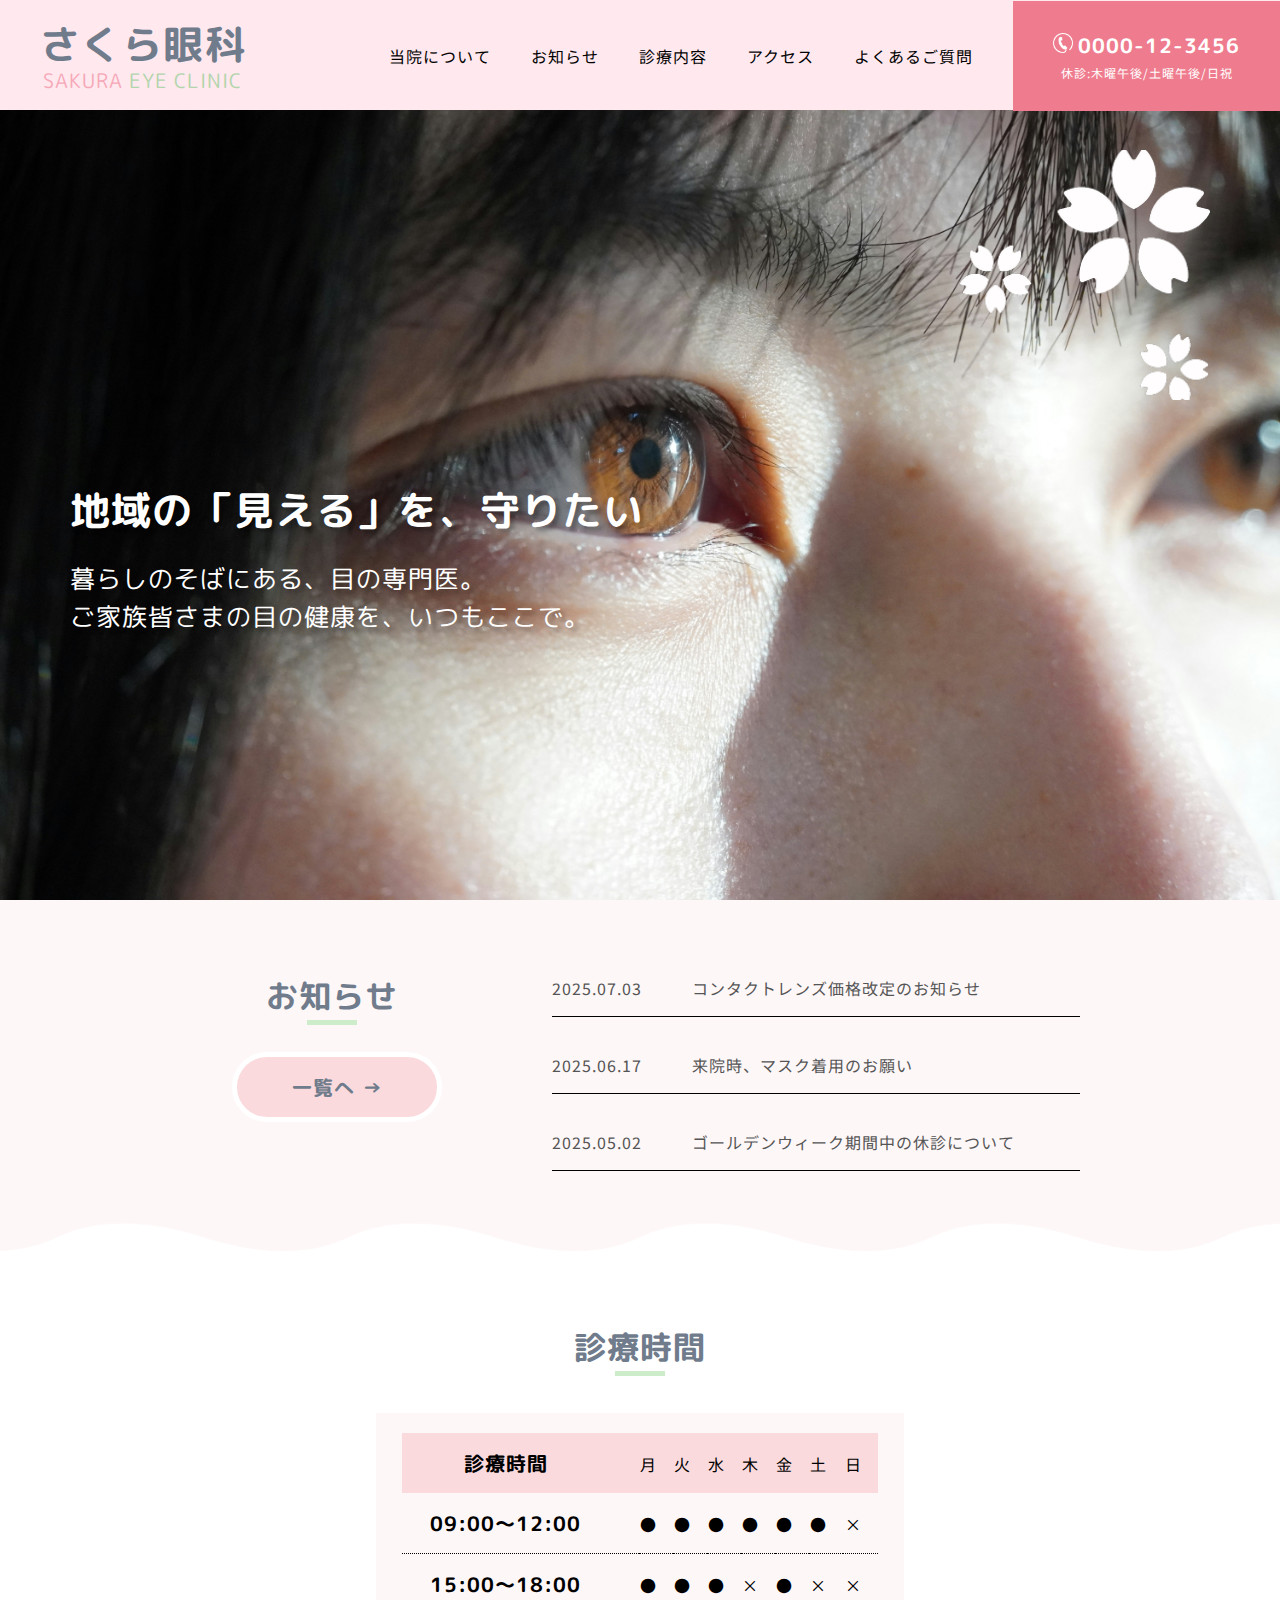
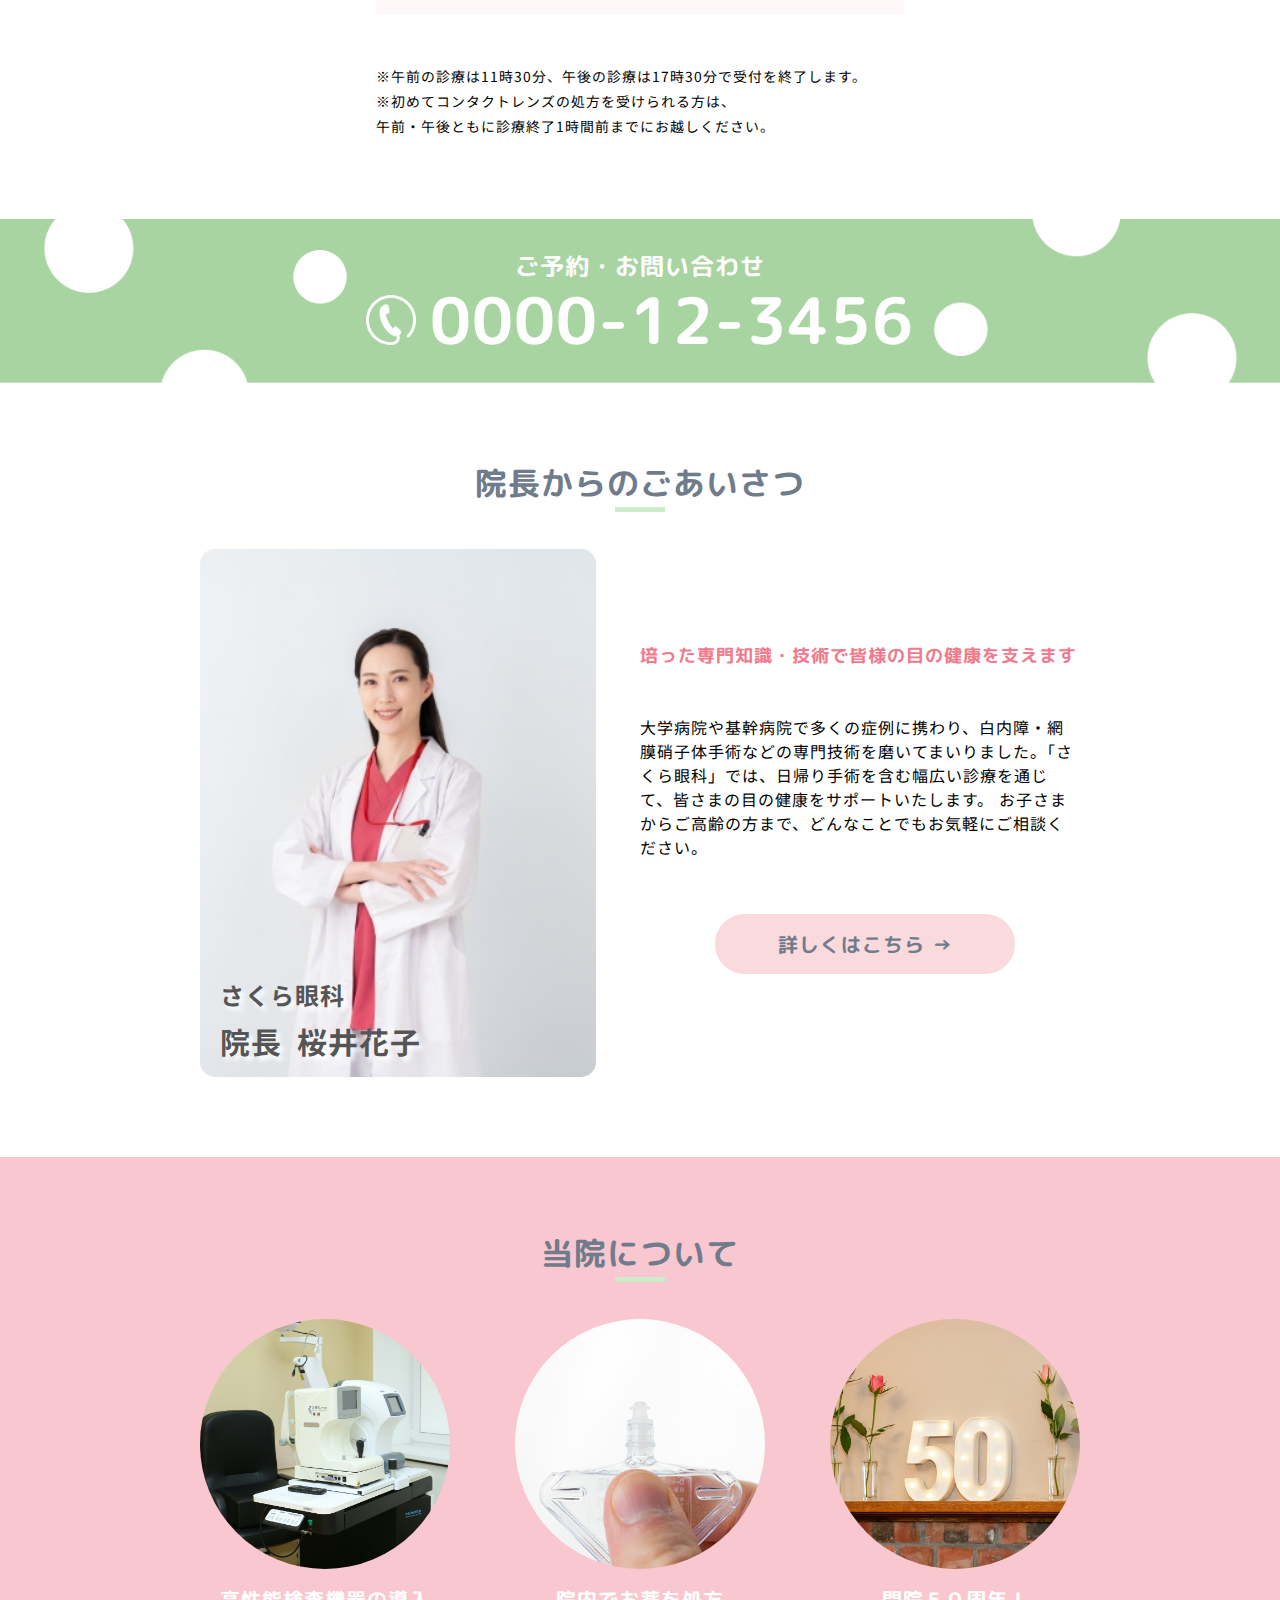
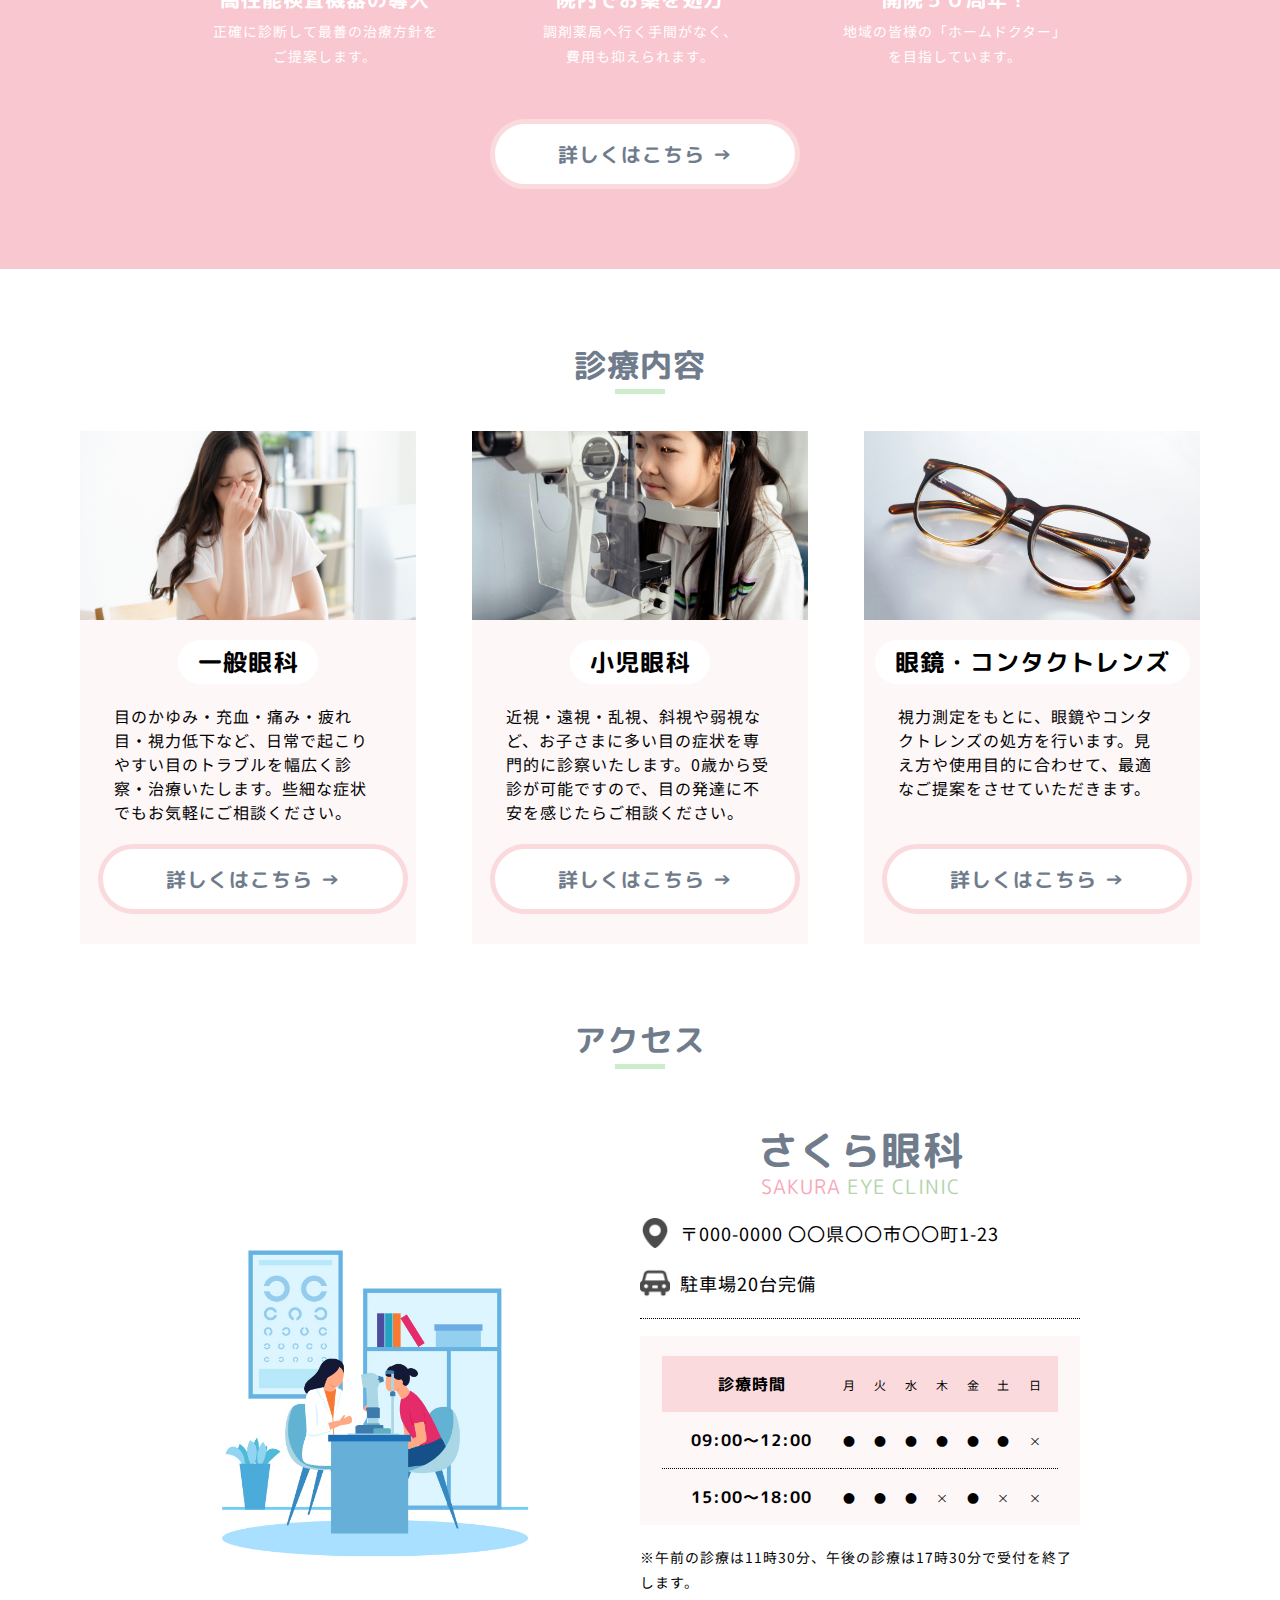
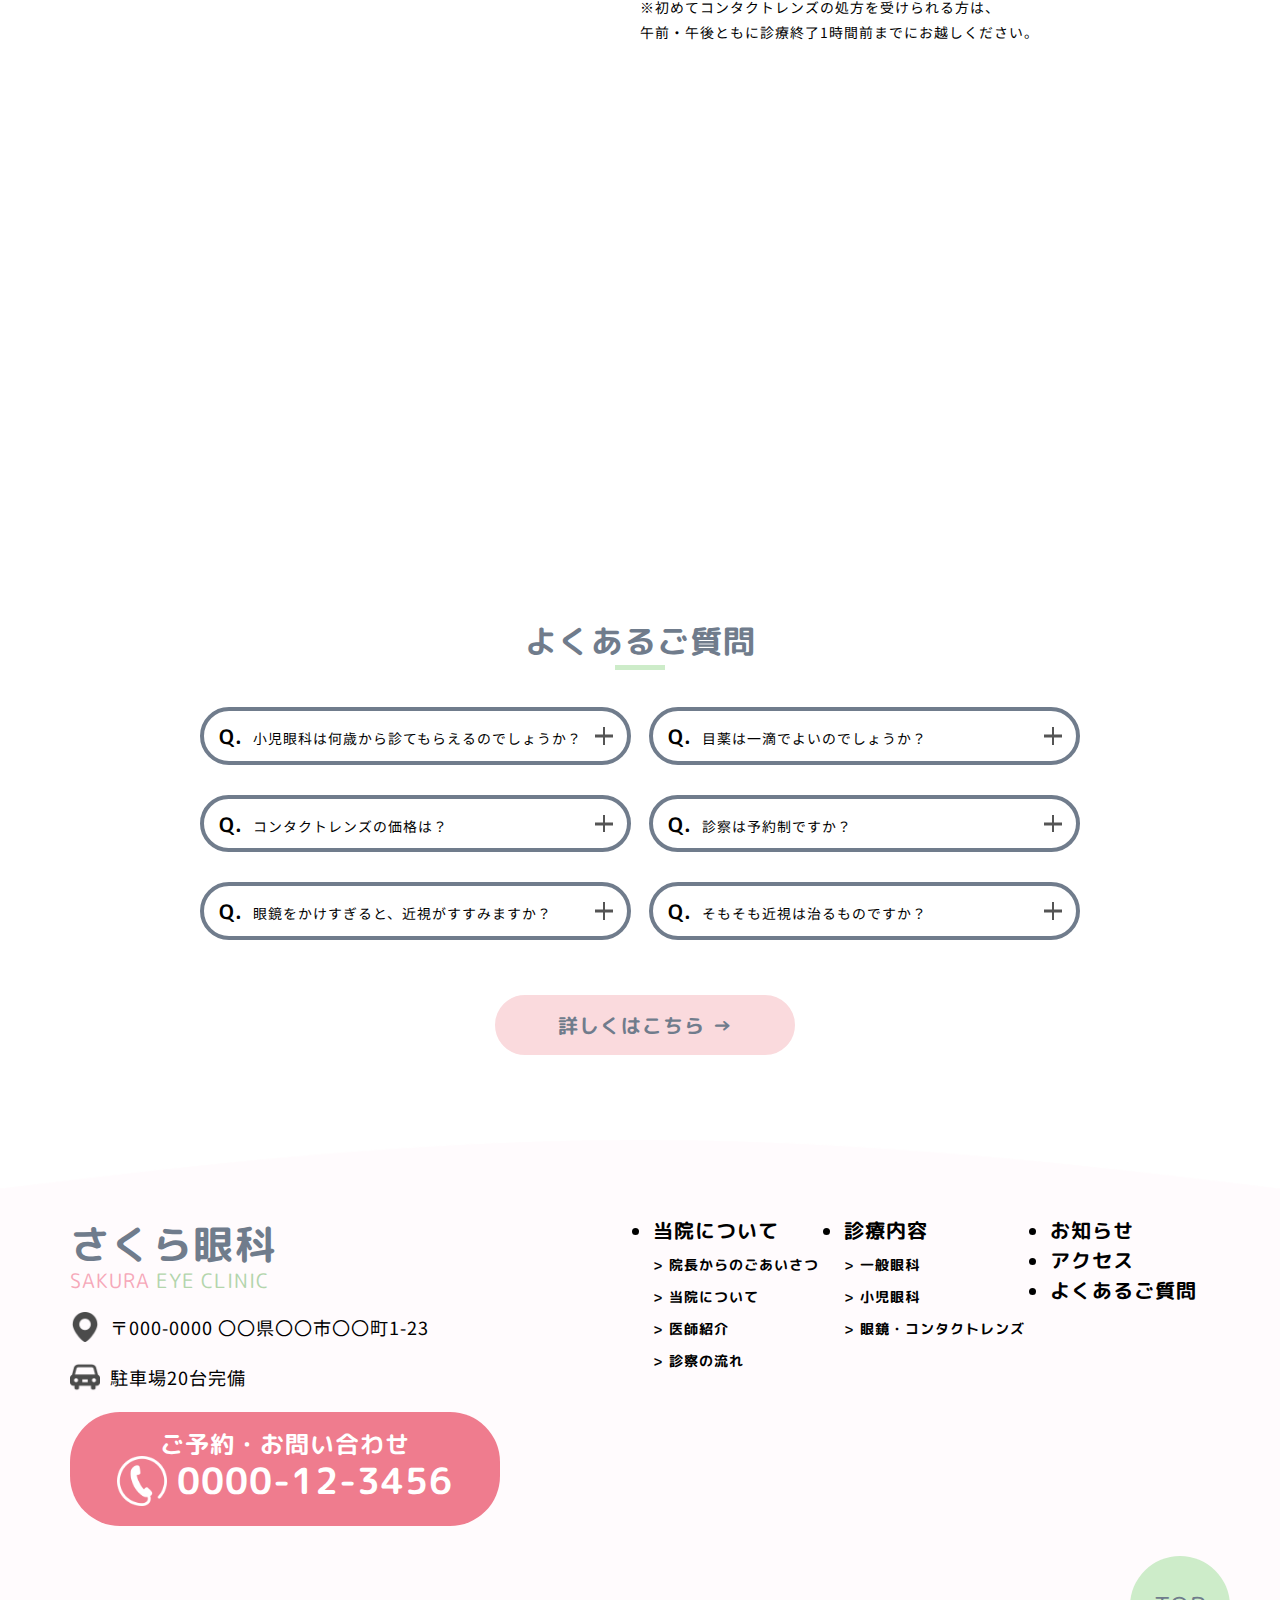
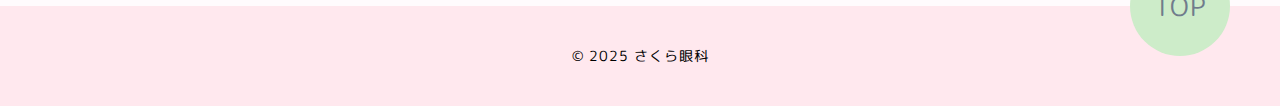
<file: index.html>
<!DOCTYPE html>
<html>
  <head>
    <meta charset="UTF-8" />
    <title>-HP①-</title>
    <meta name="description" content="WithCodeのHP①の課題です。" />
    <meta name="keywords" content="IT,プログラミング,フリーランス,副業" />
    <meta name="viewport" content="width=device-width, initial-scale=1.0" />
    <!-- OGP -->
    <meta property="og:url" content="本番環境URL" />
    <meta property="og:type" content="website" />
    <meta property="og:title" content="WithCode -HP①-" />
    <meta property="og:description" content="WithCodeのHP①の課題です。" />
    <meta property="og:site_name" content="HP①" />
    <meta property="og:image" content="本番環境URL/img/logo.png" />
    <!-- ICON -->
    <!-- <link rel="icon" href="favicon.ico" /> -->
    <!-- <link
      rel="apple-touch-icon"
      sizes="180×180"
      href="本番環境URL/img/logo.png"
    /> -->
    <!-- CSS-外部 -->
    <link rel="preconnect" href="https://fonts.googleapis.com" />
    <link rel="preconnect" href="https://fonts.gstatic.com" crossorigin />
    <link
      href="https://fonts.googleapis.com/css2?family=M+PLUS+Rounded+1c:wght@400;700&family=Noto+Sans+JP:wght@400;700&display=swap"
      rel="stylesheet"
    />

    <link
      rel="stylesheet"
      href="https://cdnjs.cloudflare.com/ajax/libs/font-awesome/6.1.1/css/all.min.css"
    />
    <!-- CSS-内部 -->
    <link rel="stylesheet" type="text/css" href="css/reset.css" />
    <link rel="stylesheet" type="text/css" href="css/common-main.css" />
    <link rel="stylesheet" type="text/css" href="css/index.css" />
  </head>

  <body>
    <header class="header" id="header">
      <div class="header-wrap">
        <div class="header-wrap__logo">
          <a href="/">
            <p class="logo-main">さくら眼科</p>
            <p class="logo-sub"><span>SAKURA </span>EYE CLINIC</p>
          </a>
        </div>

        <div class="header-wrap__box">
          <nav class="header-wrap__box__nav">
            <ul class="header-wrap__box__nav__list">
              <li class="header-wrap__box__nav__list__item">
                <a href="about.html">当院について</a>
              </li>
              <li class="header-wrap__box__nav__list__item">
                <a href="news.html">お知らせ</a>
              </li>
              <li class="header-wrap__box__nav__list__item">
                <a href="service1.html">診療内容</a>
              </li>
              <li class="header-wrap__box__nav__list__item">
                <a href="access.html">アクセス</a>
              </li>
              <li class="header-wrap__box__nav__list__item">
                <a href="faq.html">よくあるご質問</a>
              </li>
            </ul>
          </nav>

          <a href="tel:0000123456" class="header-wrap__box__tel">
            <div class="header-wrap__box__tel__top">
              <img src="img/電話番号のアイコン.png" alt="電話アイコン" />
              <span>0000-12-3456</span>
              </div>
              <p class="tel-note">休診:木曜午後/土曜午後/日祝</p>
            </a>
            
        </div>
      </div>
    </header>

    <main>
      <!-- top -->
      <section class="top" id="top">
        <div class="top-wrap __inner">
          <div class="top-wrap__left">
            <div class="top-wrap__left__ttl">
              <h1>地域の「見える」を、守りたい</h1>
              <p>
                暮らしのそばにある、目の専門医。<br />ご家族皆さまの目の健康を、いつもここで。
              </p>
            </div>
          </div>

          <div class="top-wrap__right">
            <img src="img/桜あしらい.png" alt="桜画像" />
          </div>
        </div>
      </section>

      <!-- お知らせ -->
      <section class="news" id="news">
        <div class="news-wrap __inner2">
          <div class="news-wrap__left">
            <h2 class="s-ttl">お知らせ</h2>
            <div class="news-btn">
              <a href="news.html">一覧へ →</a>
            </div>
          </div>
          <div class="news-wrap__right">
            <ul class="news-wrap__right__list">
              <li class="news-wrap__right__list__item">
                <span>2025.07.03</span>
                <p>コンタクトレンズ価格改定のお知らせ</p>
              </li>
              <li class="news-wrap__right__list__item">
                <span>2025.06.17</span>
                <p>来院時、マスク着用のお願い</p>
              </li>
              <li class="news-wrap__right__list__item">
                <span>2025.05.02</span>
                <p>ゴールデンウィーク期間中の休診について</p>
              </li>
            </ul>
          </div>
        </div>
      </section>

      <!-- 診療時間 -->
      <section class="service" id="service">
        <div class="service-wrap __inner2">
          <h2 class="f-ttl">診療時間</h2>
          <div class="service-wrap__sche">
            <table>
              <tr>
                <th>診療時間</th>
                <td>月</td>
                <td>火</td>
                <td>水</td>
                <td>木</td>
                <td>金</td>
                <td>土</td>
                <td>日</td>
              </tr>
              <tr>
                <th>09:00～12:00</th>
                <td>●</td>
                <td>●</td>
                <td>●</td>
                <td>●</td>
                <td>●</td>
                <td>●</td>
                <td>×</td>
              </tr>
              <tr>
                <th>15:00～18:00</th>
                <td>●</td>
                <td>●</td>
                <td>●</td>
                <td>×</td>
                <td>●</td>
                <td>×</td>
                <td>×</td>
              </tr>
            </table>
          </div>
          <div class="service-wrap__txt">
            <p>
              ※午前の診療は11時30分、午後の診療は17時30分で受付を終了します。<br />※初めてコンタクトレンズの処方を受けられる方は、<br />午前・午後ともに診療終了1時間前までにお越しください。
            </p>
          </div>
        </div>
      </section>

      <!-- お問い合わせ・電話番号 -->
      <section class="tel">
        <a href="tel:0000123456">
        <p class="tel-txt">ご予約・お問い合わせ</p>
        <div class="phone-number">
          <img src="img/電話番号のアイコン.png" alt="電話アイコン" />
          <span>0000-12-3456</span>
        </div>
        </a>
      </section>

      <!-- 院長からのごあいさつ -->
      <section class="greet" id="greet">
        <h2 class="f-ttl">院長からのごあいさつ</h2>
        <div class="greet-wrap __inner2">
          <div class="greet-wrap__left">
            <div class="greet-wrap__left__image">
              <img src="img/doctor1.jpg" alt="院長画像" />
            </div>
            <div class="greet-wrap__left__txt">
              <p class="txt1">さくら眼科</p>
              <p class="txt2">院長<span>桜井花子</span></p>
            </div>
          </div>
          <div class="greet-wrap__right">
            <h3 class="greet-wrap__right__ttl">
              培った専門知識・技術で皆様の目の健康を支えます
            </h3>
            <p class="greet-wrap__right__txt">
              大学病院や基幹病院で多くの症例に携わり、白内障・網膜硝子体手術などの専門技術を磨いてまいりました。「さくら眼科」では、日帰り手術を含む幅広い診療を通じて、皆さまの目の健康をサポートいたします。
              お子さまからご高齢の方まで、どんなことでもお気軽にご相談ください。
            </p>
            <div class="greet-btn">
              <a href="about.html#greet">詳しくはこちら →</a>
            </div>
          </div>
        </div>
      </section>

      <!-- 当院について -->
      <section class="about" id="about">
        <h2 class="f-ttl">当院について</h2>
        <div class="about-wrap __inner2">
          <div class="about-wrap__con">
            <img src="img/abou1.jpg" alt="眼科紹介画像" />
            <h4>高性能検査機器の導入</h4>
            <p>正確に診断して最善の治療方針を<br />ご提案します。</p>
          </div>
          <div class="about-wrap__con">
            <img src="img/about2.jpg" alt="眼科紹介画像" />
            <h4>院内でお薬を処方</h4>
            <p>調剤薬局へ行く手間がなく、 <br />費用も抑えられます。</p>
          </div>
          <div class="about-wrap__con">
            <img src="img/about3.jpg" alt="眼科紹介画像" />
            <h4>開院５０周年！</h4>
            <p>地域の皆様の「ホームドクター」<br />を目指しています。</p>
          </div>
        </div>
        <div class="about-btn">
          <a href="about.html#about">詳しくはこちら →</a>
        </div>
      </section>

      <!-- 診療内容 -->
      <section class="service2" id="service2">
        <h2 class="f-ttl">診療内容</h2>
        <div class="service2-wrap __inner">
          <div class="service2-wrap__con">
            <img src="img/service1_m.jpg" alt="眼科紹介画像" />
            <h4>一般眼科</h4>
            <p>
              目のかゆみ・充血・痛み・疲れ目・視力低下など、日常で起こりやすい目のトラブルを幅広く診察・治療いたします。些細な症状でもお気軽にご相談ください。
            </p>
            <div class="service2-btn">
              <a href="service1.html">詳しくはこちら →</a>
            </div>
          </div>
          <div class="service2-wrap__con">
            <img src="img/about5.jpg" alt="眼科紹介画像" />
            <h4>小児眼科</h4>
            <p>
              近視・遠視・乱視、斜視や弱視など、お子さまに多い目の症状を専門的に診察いたします。0歳から受診が可能ですので、目の発達に不安を感じたらご相談ください。
            </p>
            <div class="service2-btn">
              <a href="service2.html">詳しくはこちら →</a>
            </div>
          </div>
          <div class="service2-wrap__con">
            <img src="img/service6.jpg" alt="眼科紹介画像" />
            <h4>眼鏡・コンタクトレンズ</h4>
            <p>
              視力測定をもとに、眼鏡やコンタクトレンズの処方を行います。見え方や使用目的に合わせて、最適なご提案をさせていただきます。
            </p>
            <div class="service2-btn">
              <a href="service3.html">詳しくはこちら →</a>
            </div>
          </div>
        </div>
      </section>

      <!-- アクセス -->
      <section class="access" id="access">
        <h2 class="f-ttl">アクセス</h2>
        <div class="access-wrap __inner2">
          <div class="access-wrap__left">
            <img src="img/top-access.jpg" alt="眼科イラスト" />
          </div>
          <div class="access-wrap__right">
            <div class="access-wrap__logo">
              <a href="/">
                <p class="logo-main">さくら眼科</p>
                <p class="logo-sub"><span>SAKURA </span>EYE CLINIC</p>
              </a>
            </div>
            <div class="access-wrap__right__address">
              <img
                src="img/地図マーカーのアイコン素材1.png"
                alt="地図アイコン"
              />
              <p>〒000-0000 〇〇県〇〇市〇〇町1-23</p>
            </div>
            <div class="access-wrap__right__parking">
              <img src="img/車のアイコン素材.png" alt="車アイコン" />
              <p>駐車場20台完備</p>
            </div>
            <hr />
            <div class="access-wrap__right__sche">
              <table>
                <tr>
                  <th>診療時間</th>
                  <td>月</td>
                  <td>火</td>
                  <td>水</td>
                  <td>木</td>
                  <td>金</td>
                  <td>土</td>
                  <td>日</td>
                </tr>
                <tr>
                  <th>09:00～12:00</th>
                  <td>●</td>
                  <td>●</td>
                  <td>●</td>
                  <td>●</td>
                  <td>●</td>
                  <td>●</td>
                  <td>×</td>
                </tr>
                <tr>
                  <th>15:00～18:00</th>
                  <td>●</td>
                  <td>●</td>
                  <td>●</td>
                  <td>×</td>
                  <td>●</td>
                  <td>×</td>
                  <td>×</td>
                </tr>
              </table>
            </div>
            <div class="access-wrap__right__txt">
              <p>
                ※午前の診療は11時30分、午後の診療は17時30分で受付を終了します。<br />※初めてコンタクトレンズの処方を受けられる方は、<br />午前・午後ともに診療終了1時間前までにお越しください。
              </p>
            </div>
          </div>
        </div>
        <div class="access-map">
          <iframe
            src="https://www.google.com/maps/embed?pb=!1m18!1m12!1m3!1d3323.5903318601686!2d130.4183943619309!3d33.58998442322342!2m3!1f0!2f0!3f0!3m2!1i1024!2i768!4f13.1!3m3!1m2!1s0x354191c7e6f9b375%3A0x2ee22b3d45b98b90!2z5Y2a5aSa6aeF!5e0!3m2!1sja!2sjp!4v1752369751805!5m2!1sja!2sjp"
            width="600"
            height="450"
            style="border: 0"
            allowfullscreen=""
            loading="lazy"
            referrerpolicy="no-referrer-when-downgrade"
          ></iframe>
        </div>
      </section>

      <!-- よくあるご質問 -->
      <section class="faq" id="faq">
        <h2 class="f-ttl">よくあるご質問</h2>
        <div class="faq-wrap __inner2">
          <div class="faq-wrap__body">
            <div class="faq-wrap__body__left">
              <ul class="faq-wrap__body__list">
                <li class="faq-wrap__body__list__item">
                  <input
                    type="checkbox"
                    id="toggle1"
                    class="faq-wrap__body__list__item__tog"
                  />
                  <label class="faq-wrap__body__list__item__ttl" for="toggle1"
                    ><span>Q.</span
                    >小児眼科は何歳から診てもらえるのでしょうか？</label
                  >
                  <div class="faq-wrap__body__list__item__con">
                    <span>A.</span>
                    <p>
                      小児眼科は、生まれたばかりの赤ちゃんから診察が可能です。目のことで気になることがありましたら、年齢にかかわらずお気軽にご相談ください。
                    </p>
                  </div>
                </li>
                <li class="faq-wrap__body__list__item">
                  <input
                    type="checkbox"
                    id="toggle2"
                    class="faq-wrap__body__list__item__tog"
                  />
                  <label class="faq-wrap__body__list__item__ttl" for="toggle2"
                    ><span>Q.</span>コンタクトレンズの価格は？</label
                  >
                  <div class="faq-wrap__body__list__item__con">
                    <span>A.</span>
                    <p>
                      コンタクトレンズの種類や度数によって価格は異なります。当院では安全性や使いやすさを重視したレンズをご提案しておりますので、詳しくは診察時にご相談ください。お気軽にスタッフまでお声がけください。
                    </p>
                  </div>
                </li>
                <li class="faq-wrap__body__list__item">
                  <input
                    type="checkbox"
                    id="toggle3"
                    class="faq-wrap__body__list__item__tog"
                  />
                  <label class="faq-wrap__body__list__item__ttl" for="toggle3"
                    ><span>Q.</span
                    >眼鏡をかけすぎると、近視がすすみますか？</label
                  >
                  <div class="faq-wrap__body__list__item__con">
                    <span>A.</span>
                    <p>
                      眼鏡をかけすぎたからといって、近視が進むことは基本的にありません。むしろ、見えにくい状態で過ごす方が目に負担がかかるため、視力に合った眼鏡を正しく使うことが大切です。
                    </p>
                  </div>
                </li>
              </ul>
            </div>
            <div class="faq-wrap__body__right">
              <ul class="faq-wrap__body__list">
                <li class="faq-wrap__body__list__item">
                  <input
                    type="checkbox"
                    id="toggle4"
                    class="faq-wrap__body__list__item__tog"
                  />
                  <label class="faq-wrap__body__list__item__ttl" for="toggle4"
                    ><span>Q.</span>目薬は一滴でよいのでしょうか？</label
                  >
                  <div class="faq-wrap__body__list__item__con">
                    <span>A.</span>
                    <p>
                      はい、目薬は一滴で十分です。目の中に入る量には限りがあり、二滴以上さしてもあふれてしまいます。さした後は軽く目を閉じて、まばたきを控えるとより効果的です。
                    </p>
                  </div>
                </li>
                <li class="faq-wrap__body__list__item">
                  <input
                    type="checkbox"
                    id="toggle5"
                    class="faq-wrap__body__list__item__tog"
                  />
                  <label class="faq-wrap__body__list__item__ttl" for="toggle5"
                    ><span>Q.</span>診察は予約制ですか？</label
                  >
                  <div class="faq-wrap__body__list__item__con">
                    <span>A.</span>
                    <p>
                      診察は予約優先制となっております。お電話でのご予約をおすすめしております。眼鏡やコンタクトレンズの処方をご希望の場合は、原則として事前のご予約をお願いしております。
                    </p>
                  </div>
                </li>
                <li class="faq-wrap__body__list__item">
                  <input
                    type="checkbox"
                    id="toggle6"
                    class="faq-wrap__body__list__item__tog"
                  />
                  <label class="faq-wrap__body__list__item__ttl" for="toggle6"
                    ><span>Q.</span>そもそも近視は治るものですか？</label
                  >
                  <div class="faq-wrap__body__list__item__con">
                    <span>A.</span>
                    <p>
                      近視は自然に治ることはありませんが、眼鏡やコンタクトで視力を補うことができます。進行を抑える治療もありますので、ご相談ください。
                    </p>
                  </div>
                </li>
              </ul>
            </div>
          </div>
        </div>

        <div class="faq-btn">
          <a href="faq.html">詳しくはこちら →</a>
        </div>
      </section>
    </main>

    <!-- footer -->
    <footer class="footer" id="footer">
      <div class="footer-wrap __inner">
        <div class="footer-wrap__left">
          <div class="footer-wrap__logo">
            <a href="/">
              <p class="logo-main">さくら眼科</p>
              <p class="logo-sub"><span>SAKURA </span>EYE CLINIC</p>
            </a>
          </div>
          <div class="footer-wrap__left__address">
            <img src="img/地図マーカーのアイコン素材1.png" alt="地図アイコン" />
            <p>〒000-0000 〇〇県〇〇市〇〇町1-23</p>
          </div>
          <div class="footer-wrap__left__parking">
            <img src="img/車のアイコン素材.png" alt="車アイコン" />
            <p>駐車場20台完備</p>
          </div>

          <a href="tel:0000123456" class="footer-wrap__tel">
            <p class="footer-wrap__tel__txt">ご予約・お問い合わせ</p>
            <div class="footer-wrap__tel__phone-number">
              <img src="img/電話番号のアイコン.png" alt="電話アイコン" />
              <span>0000-12-3456</span>
            </div>
          </a>
        </div>

        <div class="footer-wrap__right">
          <ul class="footer-wrap__right__list">
            <li class="footer-wrap__right__list__item">
              <a href="about.html">当院について</a>
              <ul class="footer-wrap__right__list__item__sub">
                <li class="footer-wrap__right__list__item__sub__item">
                  <a href="about.html#greet">> 院長からのごあいさつ</a>
                </li>
                <li class="footer-wrap__right__list__item__sub__item">
                  <a href="about.html#fea">> 当院について</a>
                </li>
                <li class="footer-wrap__right__list__item__sub__item">
                  <a href="about.html#doctor">> 医師紹介</a>
                </li>
                <li class="footer-wrap__right__list__item__sub__item">
                  <a href="about.html#flow">> 診察の流れ</a>
                </li>
              </ul>
            </li>
          </ul>
          <ul class="footer-wrap__right__list">
            <li class="footer-wrap__right__list__item">
              <a href="service1.html">診療内容</a>
              <ul class="footer-wrap__right__list__item__sub">
                <li class="footer-wrap__right__list__item__sub__item">
                  <a href="service1.html">> 一般眼科</a>
                </li>
                <li class="footer-wrap__right__list__item__sub__item">
                  <a href="service2.html">> 小児眼科</a>
                </li>
                <li class="footer-wrap__right__list__item__sub__item">
                  <a href="service3.html">> 眼鏡・コンタクトレンズ</a>
                </li>
              </ul>
            </li>
          </ul>
          <ul class="footer-wrap__right__list">
            <li class="footer-wrap__right__list__item">
              <a href="news.html">お知らせ</a>
            </li>
            <li class="footer-wrap__right__list__item">
              <a href="access.html">アクセス</a>
            </li>
            <li class="footer-wrap__right__list__item">
              <a href="faq.html">よくあるご質問</a>
            </li>
          </ul>
        </div>
      </div>
      <a href="/" class="to-top-btn">TOP</a>
    </footer>

    <div class="footer-copyright">
      <p>© 2025 さくら眼科</p>
    </div>
  </body>
</html>
</file>
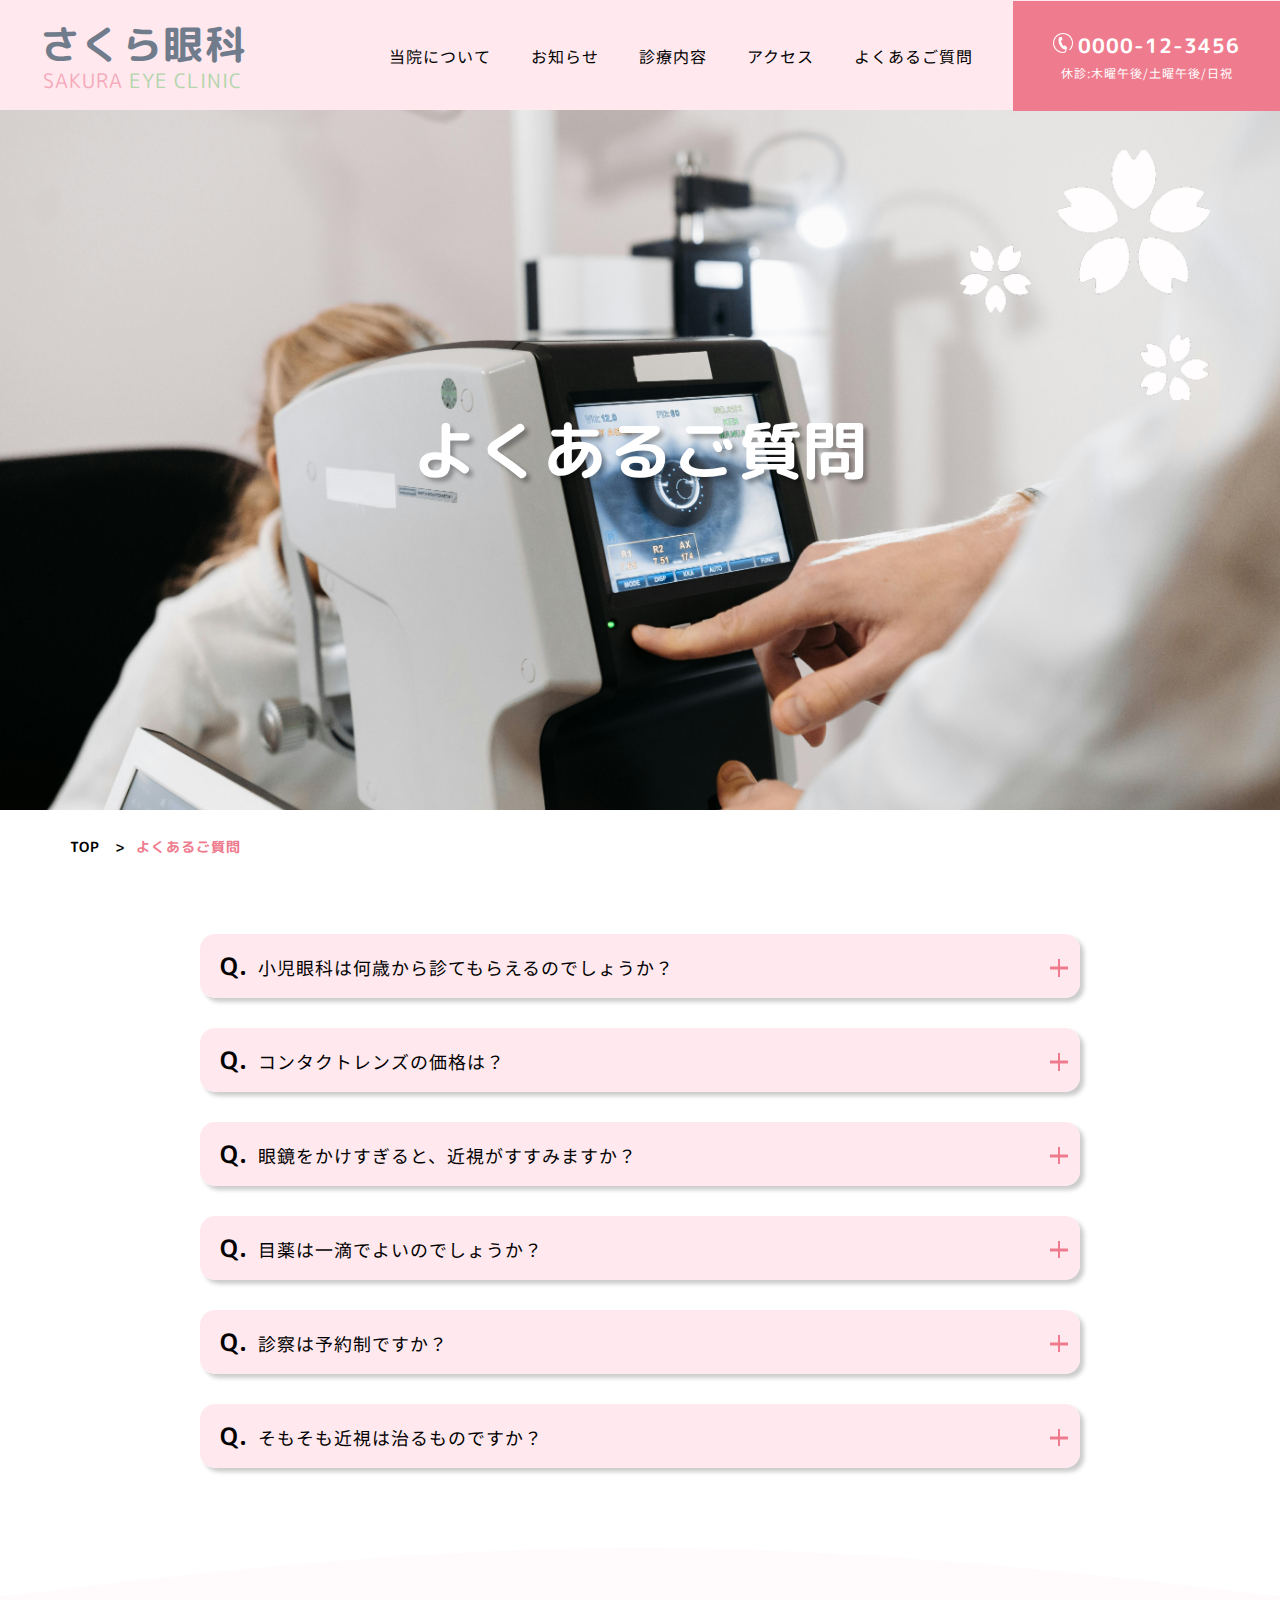
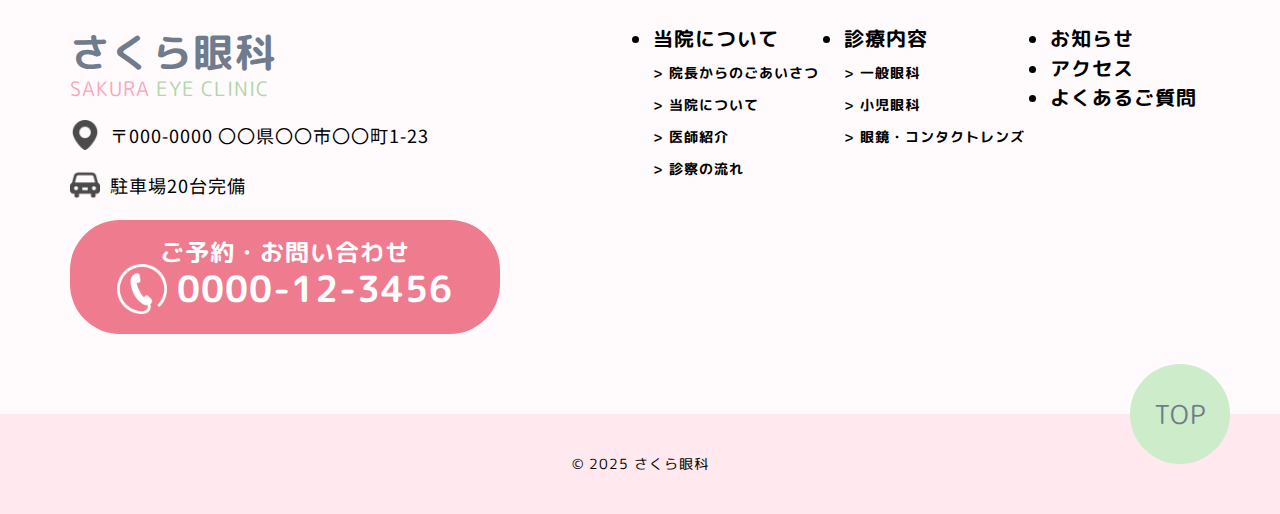
<file: faq.html>
<!DOCTYPE html>
<html>
  <head>
    <meta charset="UTF-8" />
    <title>-HP①-</title>
    <meta name="description" content="WithCodeのHP①の課題です。" />
    <meta name="keywords" content="IT,プログラミング,フリーランス,副業" />
    <meta name="viewport" content="width=device-width, initial-scale=1.0" />
    <!-- OGP -->
    <meta property="og:url" content="本番環境URL" />
    <meta property="og:type" content="website" />
    <meta property="og:title" content="WithCode -HP①-" />
    <meta property="og:description" content="WithCodeのHP①の課題です。" />
    <meta property="og:site_name" content="HP①" />
    <meta property="og:image" content="本番環境URL/img/logo.png" />
    <!-- ICON -->
    <!-- <link rel="icon" href="favicon.ico" /> -->
    <!-- <link
      rel="apple-touch-icon"
      sizes="180×180"
      href="本番環境URL/img/logo.png"
    /> -->
    <!-- CSS-外部 -->
    <link rel="preconnect" href="https://fonts.googleapis.com" />
    <link rel="preconnect" href="https://fonts.gstatic.com" crossorigin />
    <link
      href="https://fonts.googleapis.com/css2?family=M+PLUS+Rounded+1c:wght@400;700&family=Noto+Sans+JP:wght@400;700&display=swap"
      rel="stylesheet"
    />

    <link
      rel="stylesheet"
      href="https://cdnjs.cloudflare.com/ajax/libs/font-awesome/6.1.1/css/all.min.css"
    />
    <!-- CSS-内部 -->
    <link rel="stylesheet" type="text/css" href="css/reset.css" />
    <link rel="stylesheet" type="text/css" href="css/common-main.css" />
    <link rel="stylesheet" type="text/css" href="css/common-sub.css" />
    <link rel="stylesheet" type="text/css" href="css/faq.css" />
  </head>

  <body>
    <header class="header" id="header">
      <div class="header-wrap">
        <div class="header-wrap__logo">
          <a href="/">
            <p class="logo-main">さくら眼科</p>
            <p class="logo-sub"><span>SAKURA </span>EYE CLINIC</p>
          </a>
        </div>

        <div class="header-wrap__box">
          <nav class="header-wrap__box__nav">
            <ul class="header-wrap__box__nav__list">
              <li class="header-wrap__box__nav__list__item">
                <a href="about.html">当院について</a>
              </li>
              <li class="header-wrap__box__nav__list__item">
                <a href="news.html">お知らせ</a>
              </li>
              <li class="header-wrap__box__nav__list__item">
                <a href="service1.html">診療内容</a>
              </li>
              <li class="header-wrap__box__nav__list__item">
                <a href="access.html">アクセス</a>
              </li>
              <li class="header-wrap__box__nav__list__item">
                <a href="faq.html">よくあるご質問</a>
              </li>
            </ul>
          </nav>

          <a href="tel:0000123456" class="header-wrap__box__tel">
            <div class="header-wrap__box__tel__top">
              <img src="img/電話番号のアイコン.png" alt="電話アイコン" />
              <span>0000-12-3456</span>
              </div>
              <p class="tel-note">休診:木曜午後/土曜午後/日祝</p>
            </a>

        </div>
      </div>
    </header>

    <main>
      <section class="top" id="top">
        <div class="top-wrap __inner">
          <div class="top-wrap__ttl">
            <h1>よくあるご質問</h1>
          </div>
          <div class="top-wrap__right">
            <img src="img/桜あしらい.png" alt="桜画像" />
          </div>
        </div>
      </section>

      <section class="breadcrumb" id="breadcrumb">
        <div class="breadcrumb-wrap __inner">
          <nav class="breadcrumb-wrap__nav">
            <ol class="breadcrumb-wrap__nav__list">
              <li class="breadcrumb-wrap__nav__list__item">
                <a href="/">TOP</a>
              </li>
              <li class="breadcrumb-wrap__nav__list__item">
                <a href="#">よくあるご質問</a>
              </li>
            </ol>
          </nav>
        </div>
      </section>

      <section class="faq" id="faq">
        <div class="faq-wrap __inner2">
          
          <div class="faq-wrap__body">
            <ul class="faq-wrap__body__list">
              <li class="faq-wrap__body__list__item">
                <input
                  type="checkbox"
                  id="toggle1"
                  class="faq-wrap__body__list__item__tog"
                />
                <label class="faq-wrap__body__list__item__ttl" for="toggle1"
                  ><span>Q.</span
                  >小児眼科は何歳から診てもらえるのでしょうか？</label
                >
                <div class="faq-wrap__body__list__item__con">
                  <span>A.</span>
                  <p>
                    小児眼科は、生まれたばかりの赤ちゃんから診察が可能です。目のことで気になることがありましたら、年齢にかかわらずお気軽にご相談ください。
                  </p>
                </div>
              </li>
              <li class="faq-wrap__body__list__item">
                <input
                  type="checkbox"
                  id="toggle2"
                  class="faq-wrap__body__list__item__tog"
                />
                <label class="faq-wrap__body__list__item__ttl" for="toggle2"
                  ><span>Q.</span
                  >コンタクトレンズの価格は？</label
                >
                <div class="faq-wrap__body__list__item__con">
                  <span>A.</span>
                  <p>
                    コンタクトレンズの種類や度数によって価格は異なります。当院では安全性や使いやすさを重視したレンズをご提案しておりますので、詳しくは診察時にご相談ください。お気軽にスタッフまでお声がけください。
                  </p>
                </div>
              </li>
              <li class="faq-wrap__body__list__item">
                <input
                  type="checkbox"
                  id="toggle3"
                  class="faq-wrap__body__list__item__tog"
                />
                <label class="faq-wrap__body__list__item__ttl" for="toggle3"
                  ><span>Q.</span
                  >眼鏡をかけすぎると、近視がすすみますか？</label
                >
                <div class="faq-wrap__body__list__item__con">
                  <span>A.</span>
                  <p>
                    眼鏡をかけすぎたからといって、近視が進むことは基本的にありません。むしろ、見えにくい状態で過ごす方が目に負担がかかるため、視力に合った眼鏡を正しく使うことが大切です。
                  </p>
                </div>
              </li>
              <li class="faq-wrap__body__list__item">
                <input
                  type="checkbox"
                  id="toggle4"
                  class="faq-wrap__body__list__item__tog"
                />
                <label class="faq-wrap__body__list__item__ttl" for="toggle4"
                  ><span>Q.</span
                  >目薬は一滴でよいのでしょうか？</label
                >
                <div class="faq-wrap__body__list__item__con">
                  <span>A.</span>
                  <p>
                    はい、目薬は一滴で十分です。目の中に入る量には限りがあり、二滴以上さしてもあふれてしまいます。さした後は軽く目を閉じて、まばたきを控えるとより効果的です。
                  </p>
                </div>
              </li>
              <li class="faq-wrap__body__list__item">
                <input
                  type="checkbox"
                  id="toggle5"
                  class="faq-wrap__body__list__item__tog"
                />
                <label class="faq-wrap__body__list__item__ttl" for="toggle5"
                  ><span>Q.</span
                  >診察は予約制ですか？</label
                >
                <div class="faq-wrap__body__list__item__con">
                  <span>A.</span>
                  <p>
                    診察は予約優先制となっております。お電話でのご予約をおすすめしております。眼鏡やコンタクトレンズの処方をご希望の場合は、原則として事前のご予約をお願いしております。
                  </p>
                </div>
              </li>
              <li class="faq-wrap__body__list__item">
                <input
                  type="checkbox"
                  id="toggle6"
                  class="faq-wrap__body__list__item__tog"
                />
                <label class="faq-wrap__body__list__item__ttl" for="toggle6"
                  ><span>Q.</span
                  >そもそも近視は治るものですか？</label
                >
                <div class="faq-wrap__body__list__item__con">
                  <span>A.</span>
                  <p>
                    近視は自然に治ることはありませんが、眼鏡やコンタクトで視力を補うことができます。進行を抑える治療もありますので、ご相談ください。
                  </p>
                </div>
              </li>
            </ul>
          </div>
        </div>
      </section>
    </main>

    <footer class="footer" id="footer">
      <div class="footer-wrap __inner">
        <div class="footer-wrap__left">
          <div class="footer-wrap__logo">
            <a href="/">
              <p class="logo-main">さくら眼科</p>
              <p class="logo-sub"><span>SAKURA </span>EYE CLINIC</p>
            </a>
          </div>
          <div class="footer-wrap__left__address">
            <img src="img/地図マーカーのアイコン素材1.png" alt="地図アイコン" />
            <p>〒000-0000 〇〇県〇〇市〇〇町1-23</p>
          </div>
          <div class="footer-wrap__left__parking">
            <img src="img/車のアイコン素材.png" alt="車アイコン" />
            <p>駐車場20台完備</p>
          </div>
          <a href="tel:0000123456" class="footer-wrap__tel">
            <p class="footer-wrap__tel__txt">ご予約・お問い合わせ</p>
            <div class="footer-wrap__tel__phone-number">
              <img src="img/電話番号のアイコン.png" alt="電話アイコン" />
              <span>0000-12-3456</span>
            </div>
          </a>
        </div>

        <div class="footer-wrap__right">
          <ul class="footer-wrap__right__list">
            <li class="footer-wrap__right__list__item">
              <a href="about.html">当院について</a>
              <ul class="footer-wrap__right__list__item__sub">
                <li class="footer-wrap__right__list__item__sub__item">
                  <a href="about.html#greet">> 院長からのごあいさつ</a>
                </li>
                <li class="footer-wrap__right__list__item__sub__item">
                  <a href="about.html#fea">> 当院について</a>
                </li>
                <li class="footer-wrap__right__list__item__sub__item">
                  <a href="about.html#doctor">> 医師紹介</a>
                </li>
                <li class="footer-wrap__right__list__item__sub__item">
                  <a href="about.html#flow">> 診察の流れ</a>
                </li>
              </ul>
            </li>
          </ul>
          <ul class="footer-wrap__right__list">
            <li class="footer-wrap__right__list__item">
              <a href="service1.html">診療内容</a>
              <ul class="footer-wrap__right__list__item__sub">
                <li class="footer-wrap__right__list__item__sub__item">
                  <a href="service1.html">> 一般眼科</a>
                </li>
                <li class="footer-wrap__right__list__item__sub__item">
                  <a href="service2.html">> 小児眼科</a>
                </li>
                <li class="footer-wrap__right__list__item__sub__item">
                  <a href="service3.html">> 眼鏡・コンタクトレンズ</a>
                </li>
              </ul>
            </li>
          </ul>
          <ul class="footer-wrap__right__list">
            <li class="footer-wrap__right__list__item">
              <a href="news.html">お知らせ</a>
            </li>
            <li class="footer-wrap__right__list__item">
              <a href="access.html">アクセス</a>
            </li>
            <li class="footer-wrap__right__list__item">
              <a href="faq.html">よくあるご質問</a>
            </li>
          </ul>
        </div>
      </div>
      <a href="/" class="to-top-btn">TOP</a>
    </footer>

    <div class="footer-copyright">
      <p>© 2025 さくら眼科</p>
    </div>
  </body>
</html>
</file>
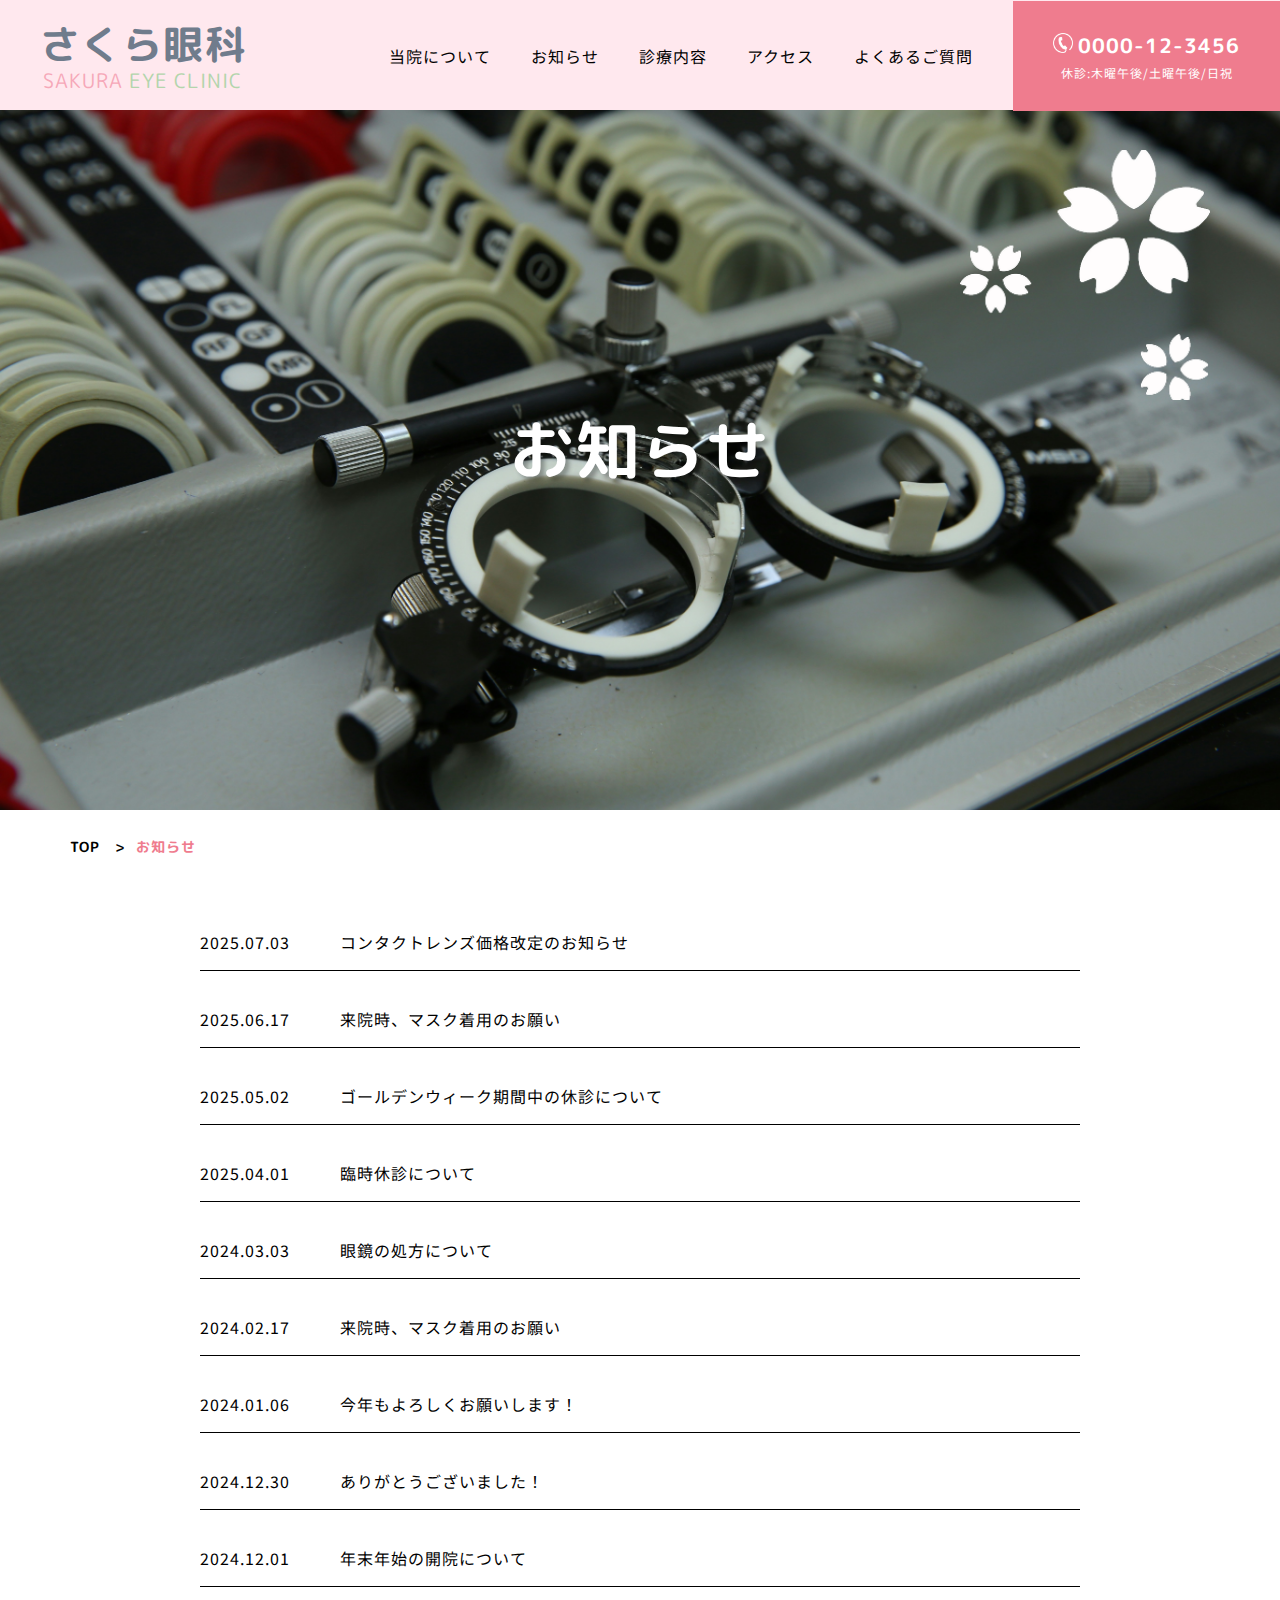
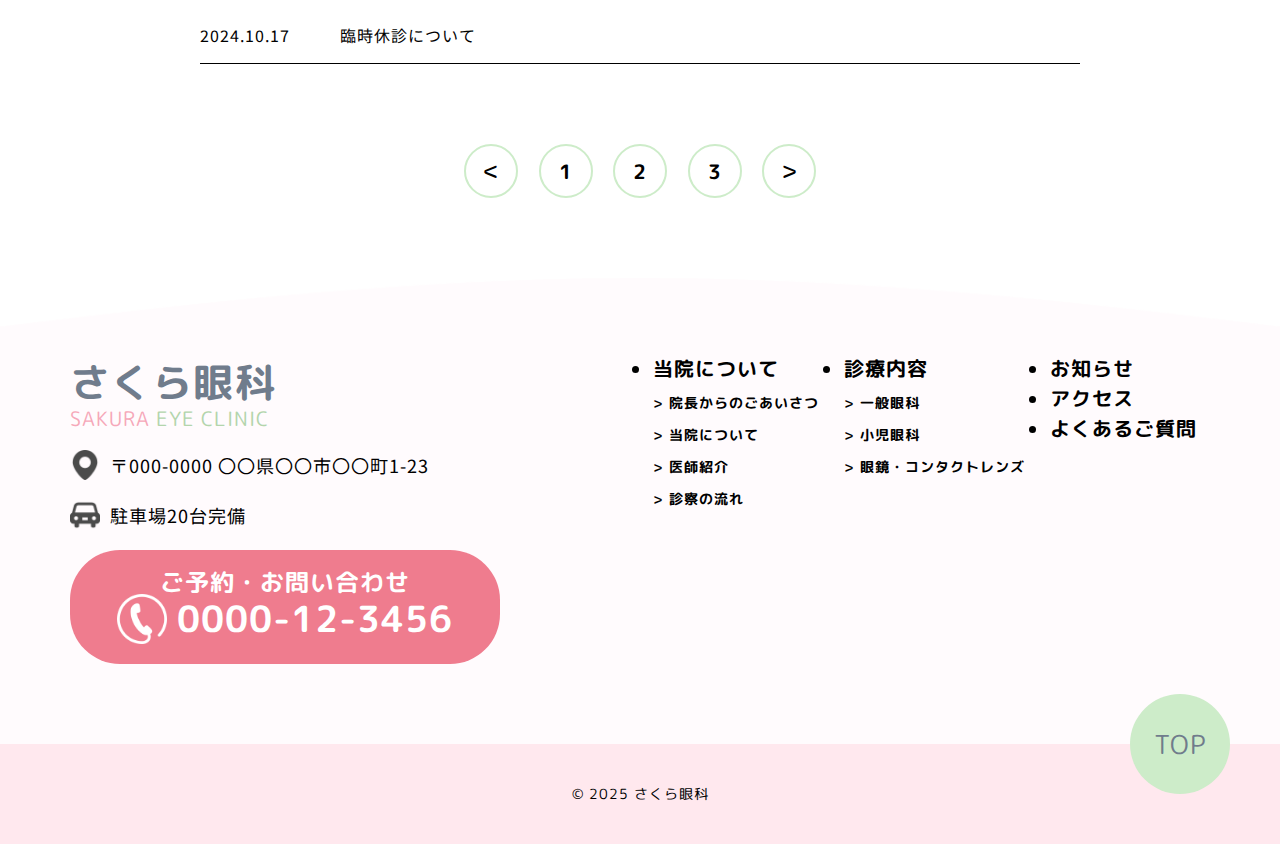
<file: news.html>
<!DOCTYPE html>
<html>
  <head>
    <meta charset="UTF-8" />
    <title>-HP①-</title>
    <meta name="description" content="WithCodeのHP①の課題です。" />
    <meta name="keywords" content="IT,プログラミング,フリーランス,副業" />
    <meta name="viewport" content="width=device-width, initial-scale=1.0" />
    <!-- OGP -->
    <meta property="og:url" content="本番環境URL" />
    <meta property="og:type" content="website" />
    <meta property="og:title" content="WithCode -HP①-" />
    <meta property="og:description" content="WithCodeのHP①の課題です。" />
    <meta property="og:site_name" content="HP①" />
    <meta property="og:image" content="本番環境URL/img/logo.png" />
    <!-- ICON -->
    <!-- <link rel="icon" href="favicon.ico" /> -->
    <!-- <link
      rel="apple-touch-icon"
      sizes="180×180"
      href="本番環境URL/img/logo.png"
    /> -->
    <!-- CSS-外部 -->
    <link rel="preconnect" href="https://fonts.googleapis.com" />
    <link rel="preconnect" href="https://fonts.gstatic.com" crossorigin />
    <link
      href="https://fonts.googleapis.com/css2?family=M+PLUS+Rounded+1c:wght@400;700&family=Noto+Sans+JP:wght@400;700&display=swap"
      rel="stylesheet"
    />

    <link
      rel="stylesheet"
      href="https://cdnjs.cloudflare.com/ajax/libs/font-awesome/6.1.1/css/all.min.css"
    />
    <!-- CSS-内部 -->
    <link rel="stylesheet" type="text/css" href="css/reset.css" />
    <link rel="stylesheet" type="text/css" href="css/common-main.css" />
    <link rel="stylesheet" type="text/css" href="css/common-sub.css" />
    <link rel="stylesheet" type="text/css" href="css/news.css" />
  </head>

  <body>
    <header class="header" id="header">
      <div class="header-wrap">
        <div class="header-wrap__logo">
          <a href="/">
            <p class="logo-main">さくら眼科</p>
            <p class="logo-sub"><span>SAKURA </span>EYE CLINIC</p>
          </a>
        </div>

        <div class="header-wrap__box">
          <nav class="header-wrap__box__nav">
            <ul class="header-wrap__box__nav__list">
              <li class="header-wrap__box__nav__list__item">
                <a href="about.html">当院について</a>
              </li>
              <li class="header-wrap__box__nav__list__item">
                <a href="news.html">お知らせ</a>
              </li>
              <li class="header-wrap__box__nav__list__item">
                <a href="service1.html">診療内容</a>
              </li>
              <li class="header-wrap__box__nav__list__item">
                <a href="access.html">アクセス</a>
              </li>
              <li class="header-wrap__box__nav__list__item">
                <a href="faq.html">よくあるご質問</a>
              </li>
            </ul>
          </nav>

          <a href="tel:0000123456" class="header-wrap__box__tel">
            <div class="header-wrap__box__tel__top">
              <img src="img/電話番号のアイコン.png" alt="電話アイコン" />
              <span>0000-12-3456</span>
              </div>
              <p class="tel-note">休診:木曜午後/土曜午後/日祝</p>
            </a>
        </div>
      </div>
    </header>

    <main>
      <section class="top" id="top">
        <div class="top-wrap __inner">
          <div class="top-wrap__ttl">
            <h1>お知らせ</h1>
          </div>
          <div class="top-wrap__right">
            <img src="img/桜あしらい.png" alt="桜画像" />
          </div>
        </div>
      </section>

      <section class="breadcrumb" id="breadcrumb">
        <div class="breadcrumb-wrap __inner">
          <nav class="breadcrumb-wrap__nav">
            <ol class="breadcrumb-wrap__nav__list">
              <li class="breadcrumb-wrap__nav__list__item">
                <a href="/">TOP</a>
              </li>
              <li class="breadcrumb-wrap__nav__list__item">
                <a href="#">お知らせ</a>
              </li>
            </ol>
          </nav>
        </div>
      </section>

      <section class="news" id="news">
        <div class="news-wrap __inner2">
          <ul class="news-wrap__list">
              <li class="news-wrap__list__item">
                <span>2025.07.03</span>
                <p>コンタクトレンズ価格改定のお知らせ</p>
              </li>
              <li class="news-wrap__list__item">
                <span>2025.06.17</span>
                <p>来院時、マスク着用のお願い</p>
              </li>
              <li class="news-wrap__list__item">
                <span>2025.05.02</span>
                <p>ゴールデンウィーク期間中の休診について</p>
              </li>
              <li class="news-wrap__list__item">
                <span>2025.04.01</span>
                <p>臨時休診について</p>
              </li>
              <li class="news-wrap__list__item">
                <span>2024.03.03</span>
                <p>眼鏡の処方について</p>
              </li>
              <li class="news-wrap__list__item">
                <span>2024.02.17</span>
                <p>来院時、マスク着用のお願い</p>
              </li>
              <li class="news-wrap__list__item">
                <span>2024.01.06</span>
                <p>今年もよろしくお願いします！</p>
              </li>
              <li class="news-wrap__list__item">
                <span>2024.12.30</span>
                <p>ありがとうございました！</p>
              </li>
              <li class="news-wrap__list__item">
                <span>2024.12.01</span>
                <p>年末年始の開院について</p>
              </li>
              <li class="news-wrap__list__item">
                <span>2024.10.17</span>
                <p>臨時休診について</p>
              </li>
            </ul>

            <ul class="news-wrap__body__num">
              <li class="news-wrap__body__num__item">
                <a href="#">＜</a>
              </li>
              <li class="news-wrap__body__num__item">
                <a href="#">1</a>
              </li>
              <li class="news-wrap__body__num__item">
                <a href="#">2</a>
              </li>
              <li class="news-wrap__body__num__item">
                <a href="#">3</a>
              </li>
              <li class="news-wrap__body__num__item">
                <a href="#">＞</a>
              </li>
            </ul>
        </div>
      </section>
    </main>

    <footer class="footer" id="footer">
      <div class="footer-wrap __inner">
        <div class="footer-wrap__left">
          <div class="footer-wrap__logo">
            <a href="/">
              <p class="logo-main">さくら眼科</p>
              <p class="logo-sub"><span>SAKURA </span>EYE CLINIC</p>
            </a>
          </div>
          <div class="footer-wrap__left__address">
            <img src="img/地図マーカーのアイコン素材1.png" alt="地図アイコン" />
            <p>〒000-0000 〇〇県〇〇市〇〇町1-23</p>
          </div>
          <div class="footer-wrap__left__parking">
            <img src="img/車のアイコン素材.png" alt="車アイコン" />
            <p>駐車場20台完備</p>
          </div>
          <a href="tel:0000123456" class="footer-wrap__tel">
            <p class="footer-wrap__tel__txt">ご予約・お問い合わせ</p>
            <div class="footer-wrap__tel__phone-number">
              <img src="img/電話番号のアイコン.png" alt="電話アイコン" />
              <span>0000-12-3456</span>
            </div>
          </a>
        </div>

        <div class="footer-wrap__right">
          <ul class="footer-wrap__right__list">
            <li class="footer-wrap__right__list__item">
              <a href="about.html">当院について</a>
              <ul class="footer-wrap__right__list__item__sub">
                <li class="footer-wrap__right__list__item__sub__item">
                  <a href="about.html#greet">> 院長からのごあいさつ</a>
                </li>
                <li class="footer-wrap__right__list__item__sub__item">
                  <a href="about.html#fea">> 当院について</a>
                </li>
                <li class="footer-wrap__right__list__item__sub__item">
                  <a href="about.html#doctor">> 医師紹介</a>
                </li>
                <li class="footer-wrap__right__list__item__sub__item">
                  <a href="about.html#flow">> 診察の流れ</a>
                </li>
              </ul>
            </li>
          </ul>
          <ul class="footer-wrap__right__list">
            <li class="footer-wrap__right__list__item">
              <a href="service1.html">診療内容</a>
              <ul class="footer-wrap__right__list__item__sub">
                <li class="footer-wrap__right__list__item__sub__item">
                  <a href="service1.html">> 一般眼科</a>
                </li>
                <li class="footer-wrap__right__list__item__sub__item">
                  <a href="service2.html">> 小児眼科</a>
                </li>
                <li class="footer-wrap__right__list__item__sub__item">
                  <a href="service3.html">> 眼鏡・コンタクトレンズ</a>
                </li>
              </ul>
            </li>
          </ul>
          <ul class="footer-wrap__right__list">
            <li class="footer-wrap__right__list__item">
              <a href="news.html">お知らせ</a>
            </li>
            <li class="footer-wrap__right__list__item">
              <a href="access.html">アクセス</a>
            </li>
            <li class="footer-wrap__right__list__item">
              <a href="faq.html">よくあるご質問</a>
            </li>
          </ul>
        </div>
      </div>
      <a href="/" class="to-top-btn">TOP</a>
    </footer>

    <div class="footer-copyright">
      <p>© 2025 さくら眼科</p>
    </div>
  </body>
</html>
</file>
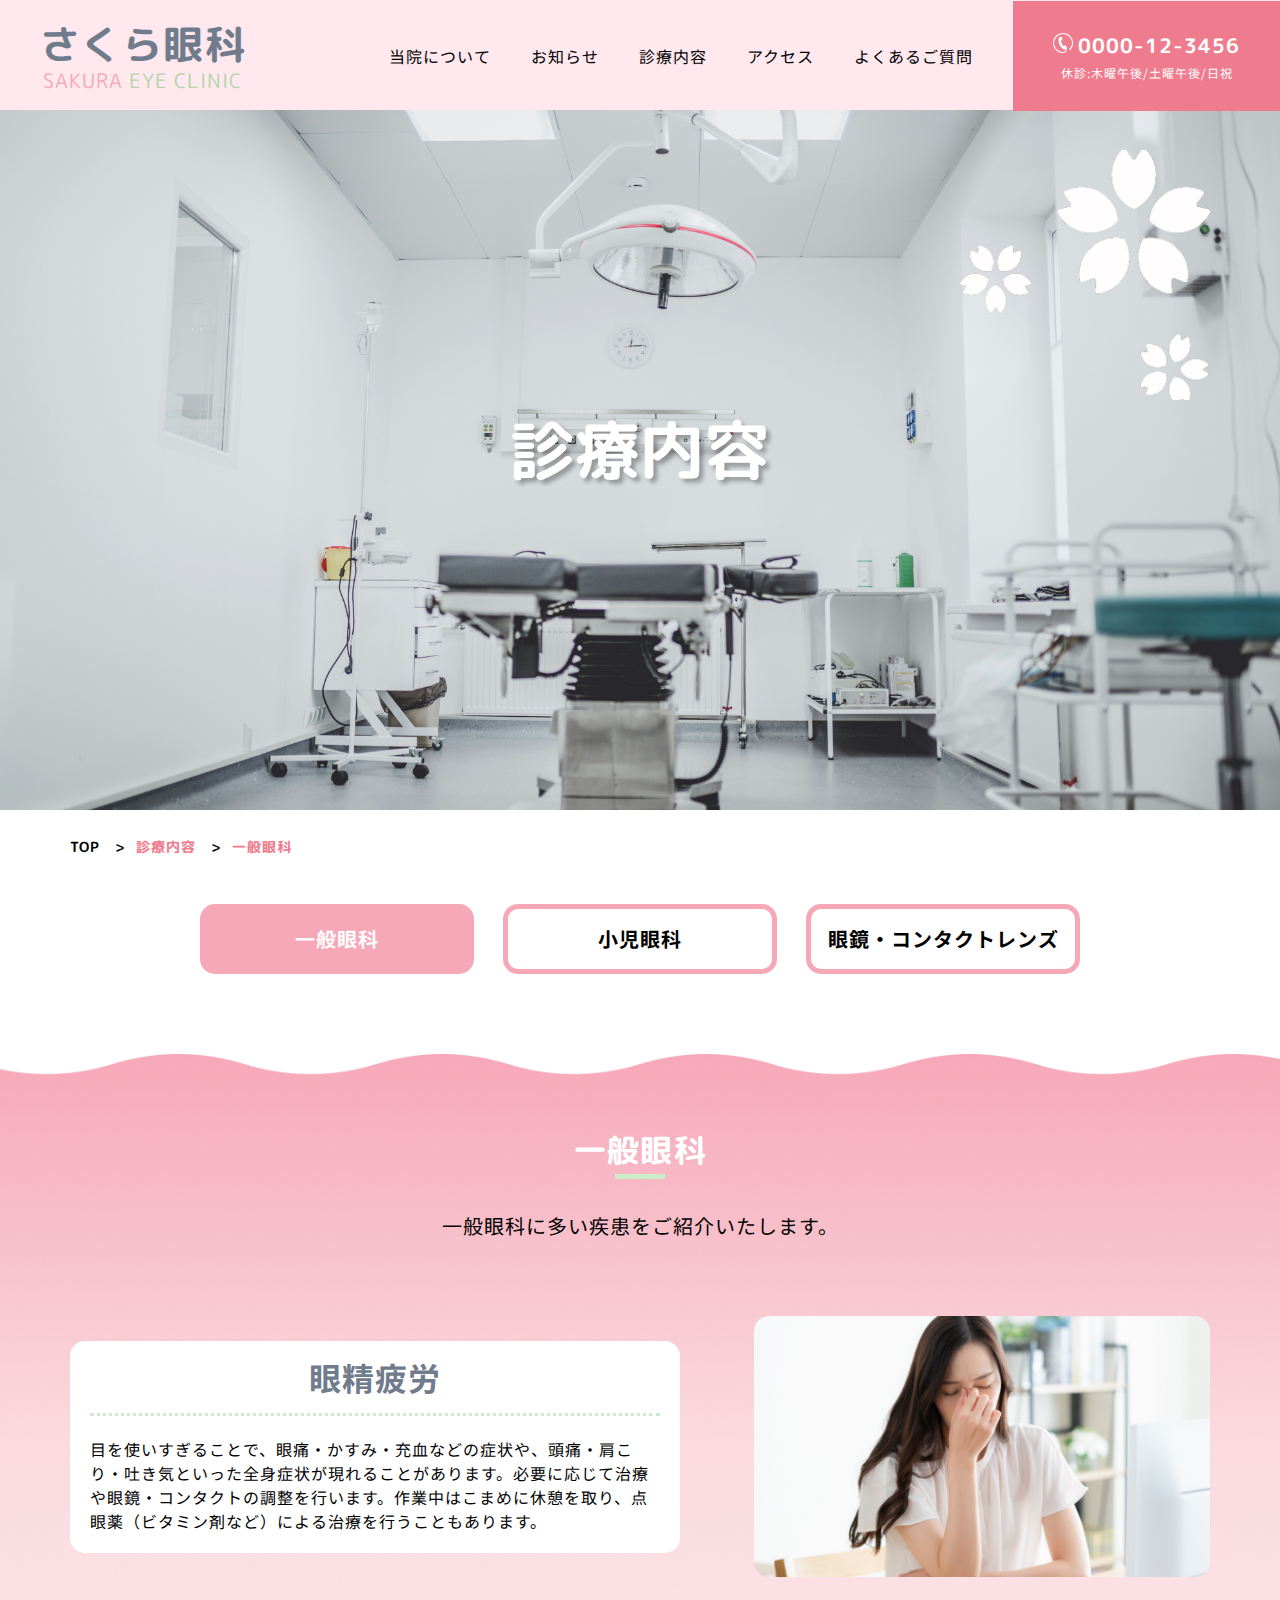
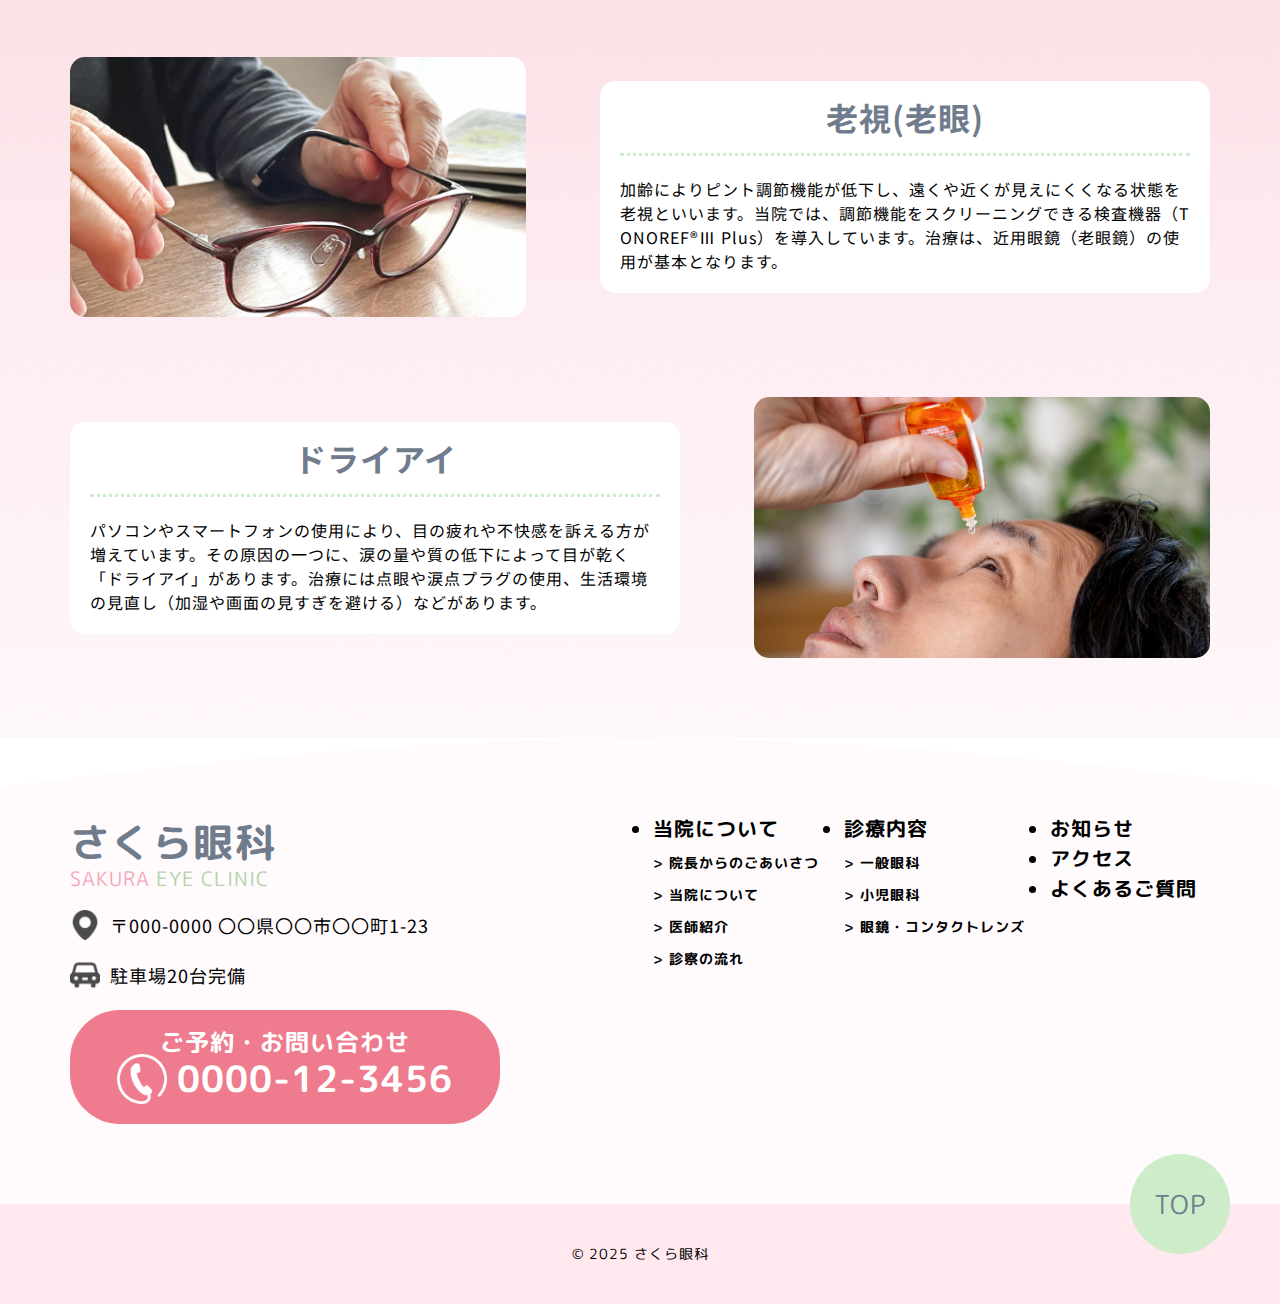
<file: service1.html>
<!DOCTYPE html>
<html>
  <head>
    <meta charset="UTF-8" />
    <title>-HP①-</title>
    <meta name="description" content="WithCodeのHP①の課題です。" />
    <meta name="keywords" content="IT,プログラミング,フリーランス,副業" />
    <meta name="viewport" content="width=device-width, initial-scale=1.0" />
    <!-- OGP -->
    <meta property="og:url" content="本番環境URL" />
    <meta property="og:type" content="website" />
    <meta property="og:title" content="WithCode -HP①-" />
    <meta property="og:description" content="WithCodeのHP①の課題です。" />
    <meta property="og:site_name" content="HP①" />
    <meta property="og:image" content="本番環境URL/img/logo.png" />
    <!-- ICON -->
    <!-- <link rel="icon" href="favicon.ico" /> -->
    <!-- <link
      rel="apple-touch-icon"
      sizes="180×180"
      href="本番環境URL/img/logo.png"
    /> -->
    <!-- CSS-外部 -->
    <link rel="preconnect" href="https://fonts.googleapis.com" />
    <link rel="preconnect" href="https://fonts.gstatic.com" crossorigin />
    <link
      href="https://fonts.googleapis.com/css2?family=M+PLUS+Rounded+1c:wght@400;700&family=Noto+Sans+JP:wght@400;700&display=swap"
      rel="stylesheet"
    />

    <link
      rel="stylesheet"
      href="https://cdnjs.cloudflare.com/ajax/libs/font-awesome/6.1.1/css/all.min.css"
    />
    <!-- CSS-内部 -->
    <link rel="stylesheet" type="text/css" href="css/reset.css" />
    <link rel="stylesheet" type="text/css" href="css/common-main.css" />
    <link rel="stylesheet" type="text/css" href="css/common-sub.css" />
    <link rel="stylesheet" type="text/css" href="css/service1.css" />
  </head>

  <body>
    <header class="header" id="header">
      <div class="header-wrap">
        <div class="header-wrap__logo">
          <a href="/">
            <p class="logo-main">さくら眼科</p>
            <p class="logo-sub"><span>SAKURA </span>EYE CLINIC</p>
          </a>
        </div>

        <div class="header-wrap__box">
          <nav class="header-wrap__box__nav">
            <ul class="header-wrap__box__nav__list">
              <li class="header-wrap__box__nav__list__item">
                <a href="about.html">当院について</a>
              </li>
              <li class="header-wrap__box__nav__list__item">
                <a href="news.html">お知らせ</a>
              </li>
              <li class="header-wrap__box__nav__list__item">
                <a href="service1.html">診療内容</a>
              </li>
              <li class="header-wrap__box__nav__list__item">
                <a href="access.html">アクセス</a>
              </li>
              <li class="header-wrap__box__nav__list__item">
                <a href="faq.html">よくあるご質問</a>
              </li>
            </ul>
          </nav>

          <a href="tel:0000123456" class="header-wrap__box__tel">
            <div class="header-wrap__box__tel__top">
              <img src="img/電話番号のアイコン.png" alt="電話アイコン" />
              <span>0000-12-3456</span>
              </div>
              <p class="tel-note">休診:木曜午後/土曜午後/日祝</p>
            </a>
        </div>
      </div>
    </header>

    <main>
      <section class="top" id="top">
        <div class="top-wrap __inner">
          <div class="top-wrap__ttl">
            <h1>診療内容</h1>
          </div>
          <div class="top-wrap__right">
            <img src="img/桜あしらい.png" alt="桜画像" />
          </div>
        </div>
      </section>

      <section class="breadcrumb2" id="breadcrumb2">
        <div class="breadcrumb2-wrap __inner">
          <nav class="breadcrumb2-wrap__nav">
            <ol class="breadcrumb2-wrap__nav__list">
              <li class="breadcrumb2-wrap__nav__list__item">
                <a href="/">TOP</a>
              </li>
              <li class="breadcrumb2-wrap__nav__list__item">
                <a href="#">診療内容</a>
              </li>
              <li class="breadcrumb2-wrap__nav__list__item">
                <a href="#">一般眼科</a>
              </li>
            </ol>
          </nav>
        </div>
      </section>

      <section class="tab" id="tab">
        <div class="tab-wrap __inner2">
          <nav class="tab-wrap__nav">
            <ul class="tab-wrap__nav__list">
              <li class="tab-wrap__nav__list__item __now">
                <a href="service1.html">一般眼科</a>
              </li>
              <li class="tab-wrap__nav__list__item">
                <a href="service2.html">小児眼科</a>
              </li>
              <li class="tab-wrap__nav__list__item">
                <a href="service3.html">眼鏡・コンタクトレンズ</a>
              </li>
            </ul>
          </nav>
        </div>
      </section>

      <section class="general" id="general">
        <h2 class="f-ttl">一般眼科</h2>
        <p class="general-txt">一般眼科に多い疾患をご紹介いたします。</p>
        <div class="general-wrap __inner">
          <div class="general-wrap__body">
            <div class="general-wrap__body__block">
              <div class="general-wrap__body__block__img">
                <img src="img/service1_m.jpg" alt="症状画像" />
              </div>
              <div class="general-wrap__body__block__txt">
                <h4>眼精疲労</h4>
                <hr />
                <p>
                  目を使いすぎることで、眼痛・かすみ・充血などの症状や、頭痛・肩こり・吐き気といった全身症状が現れることがあります。必要に応じて治療や眼鏡・コンタクトの調整を行います。作業中はこまめに休憩を取り、点眼薬（ビタミン剤など）による治療を行うこともあります。
                </p>
              </div>
            </div>

            <div class="general-wrap__body__block">
              <div class="general-wrap__body__block__img">
                <img src="img/service2.jpg" alt="症状画像" />
              </div>
              <div class="general-wrap__body__block__txt">
                <h4>老視(老眼)</h4>
                <hr />
                <p>
                  加齢によりピント調節機能が低下し、遠くや近くが見えにくくなる状態を老視といいます。当院では、調節機能をスクリーニングできる検査機器（TONOREF®Ⅲ
                  Plus）を導入しています。治療は、近用眼鏡（老眼鏡）の使用が基本となります。
                </p>
              </div>
            </div>

            <div class="general-wrap__body__block">
              <div class="general-wrap__body__block__img">
                <img src="img/service3.jpg" alt="症状画像" />
              </div>
              <div class="general-wrap__body__block__txt">
                <h4>ドライアイ</h4>
                <hr />
                <p>
                  パソコンやスマートフォンの使用により、目の疲れや不快感を訴える方が増えています。その原因の一つに、涙の量や質の低下によって目が乾く「ドライアイ」があります。治療には点眼や涙点プラグの使用、生活環境の見直し（加湿や画面の見すぎを避ける）などがあります。
                </p>
              </div>
            </div>
          </div>
        </div>
      </section>
    </main>

    <footer class="footer" id="footer">
      <div class="footer-wrap __inner">
        <div class="footer-wrap__left">
          <div class="footer-wrap__logo">
            <a href="/">
              <p class="logo-main">さくら眼科</p>
              <p class="logo-sub"><span>SAKURA </span>EYE CLINIC</p>
            </a>
          </div>
          <div class="footer-wrap__left__address">
            <img src="img/地図マーカーのアイコン素材1.png" alt="地図アイコン" />
            <p>〒000-0000 〇〇県〇〇市〇〇町1-23</p>
          </div>
          <div class="footer-wrap__left__parking">
            <img src="img/車のアイコン素材.png" alt="車アイコン" />
            <p>駐車場20台完備</p>
          </div>
          <a href="tel:0000123456" class="footer-wrap__tel">
            <p class="footer-wrap__tel__txt">ご予約・お問い合わせ</p>
            <div class="footer-wrap__tel__phone-number">
              <img src="img/電話番号のアイコン.png" alt="電話アイコン" />
              <span>0000-12-3456</span>
            </div>
          </a>
        </div>

        <div class="footer-wrap__right">
          <ul class="footer-wrap__right__list">
            <li class="footer-wrap__right__list__item">
              <a href="about.html">当院について</a>
              <ul class="footer-wrap__right__list__item__sub">
                <li class="footer-wrap__right__list__item__sub__item">
                  <a href="about.html#greet">> 院長からのごあいさつ</a>
                </li>
                <li class="footer-wrap__right__list__item__sub__item">
                  <a href="about.html#fea">> 当院について</a>
                </li>
                <li class="footer-wrap__right__list__item__sub__item">
                  <a href="about.html#doctor">> 医師紹介</a>
                </li>
                <li class="footer-wrap__right__list__item__sub__item">
                  <a href="about.html#flow">> 診察の流れ</a>
                </li>
              </ul>
            </li>
          </ul>
          <ul class="footer-wrap__right__list">
            <li class="footer-wrap__right__list__item">
              <a href="service1.html">診療内容</a>
              <ul class="footer-wrap__right__list__item__sub">
                <li class="footer-wrap__right__list__item__sub__item">
                  <a href="service1.html">> 一般眼科</a>
                </li>
                <li class="footer-wrap__right__list__item__sub__item">
                  <a href="service2.html">> 小児眼科</a>
                </li>
                <li class="footer-wrap__right__list__item__sub__item">
                  <a href="service3.html">> 眼鏡・コンタクトレンズ</a>
                </li>
              </ul>
            </li>
          </ul>
          <ul class="footer-wrap__right__list">
            <li class="footer-wrap__right__list__item">
              <a href="news.html">お知らせ</a>
            </li>
            <li class="footer-wrap__right__list__item">
              <a href="access.html">アクセス</a>
            </li>
            <li class="footer-wrap__right__list__item">
              <a href="faq.html">よくあるご質問</a>
            </li>
          </ul>
        </div>
      </div>
      <a href="/" class="to-top-btn">TOP</a>
    </footer>

    <div class="footer-copyright">
      <p>© 2025 さくら眼科</p>
    </div>
  </body>
</html>
</file>
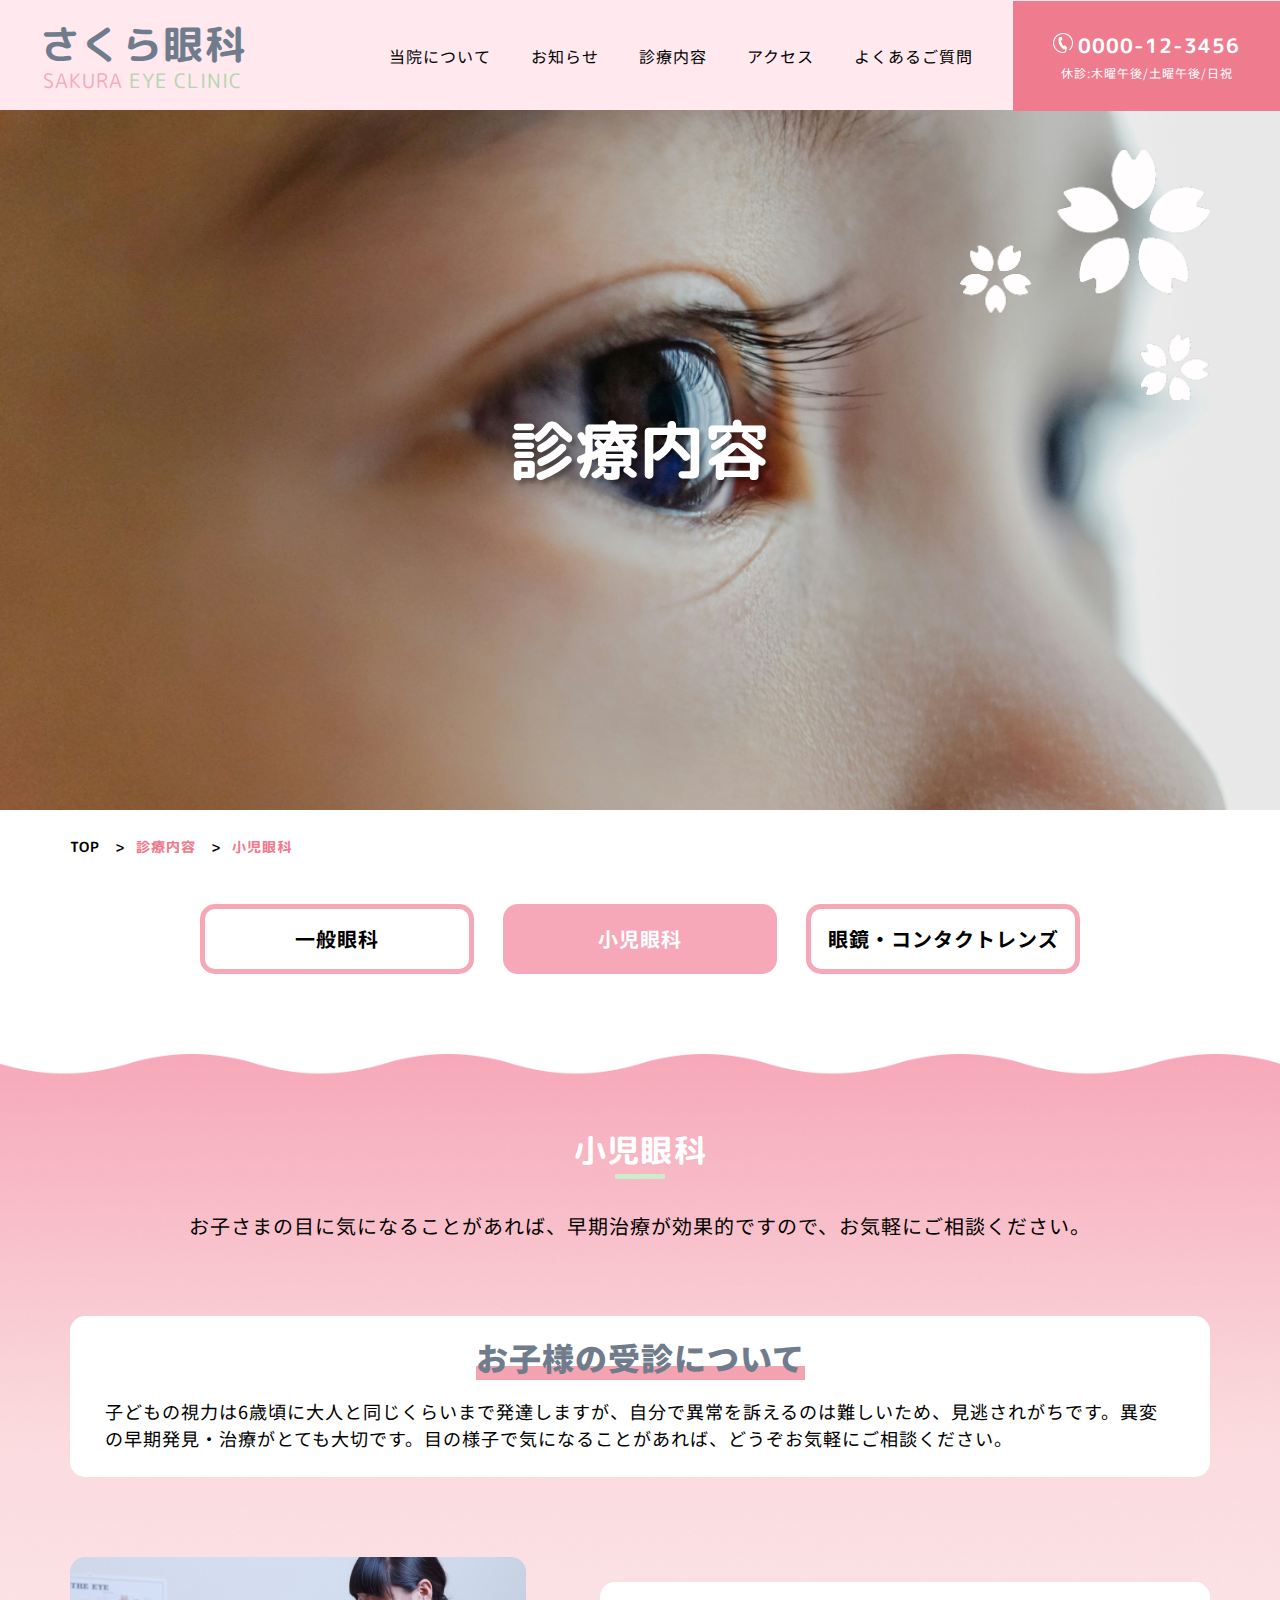
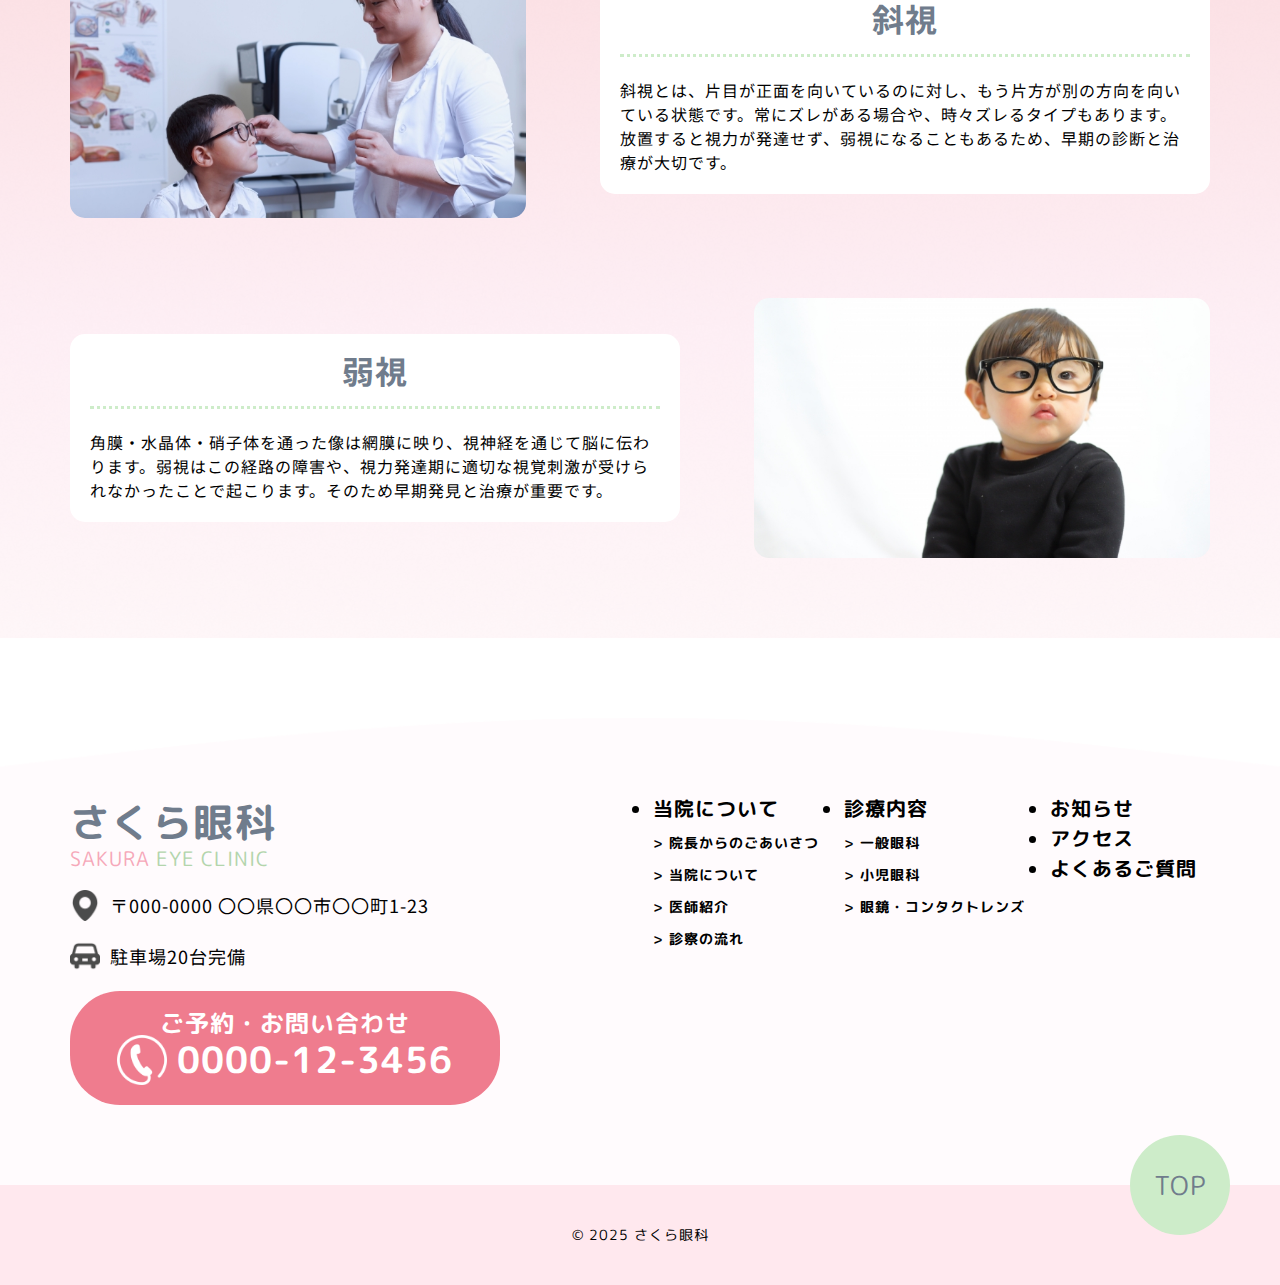
<file: service2.html>
<!DOCTYPE html>
<html>
  <head>
    <meta charset="UTF-8" />
    <title>-HP①-</title>
    <meta name="description" content="WithCodeのHP①の課題です。" />
    <meta name="keywords" content="IT,プログラミング,フリーランス,副業" />
    <meta name="viewport" content="width=device-width, initial-scale=1.0" />
    <!-- OGP -->
    <meta property="og:url" content="本番環境URL" />
    <meta property="og:type" content="website" />
    <meta property="og:title" content="WithCode -HP①-" />
    <meta property="og:description" content="WithCodeのHP①の課題です。" />
    <meta property="og:site_name" content="HP①" />
    <meta property="og:image" content="本番環境URL/img/logo.png" />
    <!-- ICON -->
    <!-- <link rel="icon" href="favicon.ico" /> -->
    <!-- <link
      rel="apple-touch-icon"
      sizes="180×180"
      href="本番環境URL/img/logo.png"
    /> -->
    <!-- CSS-外部 -->
    <link rel="preconnect" href="https://fonts.googleapis.com" />
    <link rel="preconnect" href="https://fonts.gstatic.com" crossorigin />
    <link
      href="https://fonts.googleapis.com/css2?family=M+PLUS+Rounded+1c:wght@400;700&family=Noto+Sans+JP:wght@400;700&display=swap"
      rel="stylesheet"
    />

    <link
      rel="stylesheet"
      href="https://cdnjs.cloudflare.com/ajax/libs/font-awesome/6.1.1/css/all.min.css"
    />
    <!-- CSS-内部 -->
    <link rel="stylesheet" type="text/css" href="css/reset.css" />
    <link rel="stylesheet" type="text/css" href="css/common-main.css" />
    <link rel="stylesheet" type="text/css" href="css/common-sub.css" />
    <link rel="stylesheet" type="text/css" href="css/service2.css" />
  </head>

  <body>
    <header class="header" id="header">
      <div class="header-wrap">
        <div class="header-wrap__logo">
          <a href="/">
            <p class="logo-main">さくら眼科</p>
            <p class="logo-sub"><span>SAKURA </span>EYE CLINIC</p>
          </a>
        </div>

        <div class="header-wrap__box">
          <nav class="header-wrap__box__nav">
            <ul class="header-wrap__box__nav__list">
              <li class="header-wrap__box__nav__list__item">
                <a href="about.html">当院について</a>
              </li>
              <li class="header-wrap__box__nav__list__item">
                <a href="news.html">お知らせ</a>
              </li>
              <li class="header-wrap__box__nav__list__item">
                <a href="service1.html">診療内容</a>
              </li>
              <li class="header-wrap__box__nav__list__item">
                <a href="access.html">アクセス</a>
              </li>
              <li class="header-wrap__box__nav__list__item">
                <a href="faq.html">よくあるご質問</a>
              </li>
            </ul>
          </nav>

          <a href="tel:0000123456" class="header-wrap__box__tel">
            <div class="header-wrap__box__tel__top">
              <img src="img/電話番号のアイコン.png" alt="電話アイコン" />
              <span>0000-12-3456</span>
              </div>
              <p class="tel-note">休診:木曜午後/土曜午後/日祝</p>
            </a>
        </div>
      </div>
    </header>

    <main>
      <section class="top" id="top">
        <div class="top-wrap __inner">
          <div class="top-wrap__ttl">
            <h1>診療内容</h1>
          </div>
          <div class="top-wrap__right">
            <img src="img/桜あしらい.png" alt="桜画像" />
          </div>
        </div>
      </section>

      <section class="breadcrumb2" id="breadcrumb2">
        <div class="breadcrumb2-wrap __inner">
          <nav class="breadcrumb2-wrap__nav">
            <ol class="breadcrumb2-wrap__nav__list">
              <li class="breadcrumb2-wrap__nav__list__item">
                <a href="/">TOP</a>
              </li>
              <li class="breadcrumb2-wrap__nav__list__item">
                <a href="#">診療内容</a>
              </li>
              <li class="breadcrumb2-wrap__nav__list__item">
                <a href="#">小児眼科</a>
              </li>
            </ol>
          </nav>
        </div>
      </section>

      <section class="tab" id="tab">
        <div class="tab-wrap __inner2">
          <nav class="tab-wrap__nav">
            <ul class="tab-wrap__nav__list">
              <li class="tab-wrap__nav__list__item">
                <a href="service1.html">一般眼科</a>
              </li>
              <li class="tab-wrap__nav__list__item __now">
                <a href="service2.html">小児眼科</a>
              </li>
              <li class="tab-wrap__nav__list__item">
                <a href="service3.html">眼鏡・コンタクトレンズ</a>
              </li>
            </ul>
          </nav>
        </div>
      </section>

      <section class="kids" id="kids">
        <h2 class="f-ttl">小児眼科</h2>
        <p class="kids-txt">
          お子さまの目に気になることがあれば、早期治療が効果的ですので、お気軽にご相談ください。
        </p>

        <div class="kids-wrap __inner">
          <div class="kids-wrap__textbox">
            <h3><strong>お子様の受診について</strong></h3>
            <p>
              子どもの視力は6歳頃に大人と同じくらいまで発達しますが、自分で異常を訴えるのは難しいため、見逃されがちです。異変の早期発見・治療がとても大切です。目の様子で気になることがあれば、どうぞお気軽にご相談ください。
            </p>
          </div>

          <div class="kids-wrap__body">
            <div class="kids-wrap__body__block">
              <div class="kids-wrap__body__block__img">
                <img src="img/service4.jpg" alt="症状画像" />
              </div>
              <div class="kids-wrap__body__block__txt">
                <h4>斜視</h4>
                <hr />
                <p>
                  斜視とは、片目が正面を向いているのに対し、もう片方が別の方向を向いている状態です。常にズレがある場合や、時々ズレるタイプもあります。放置すると視力が発達せず、弱視になることもあるため、早期の診断と治療が大切です。
                </p>
              </div>
            </div>

            <div class="kids-wrap__body__block">
              <div class="kids-wrap__body__block__img">
                <img src="img/about4.jpg" alt="症状画像" />
              </div>
              <div class="kids-wrap__body__block__txt">
                <h4>弱視</h4>
                <hr />
                <p>
                  角膜・水晶体・硝子体を通った像は網膜に映り、視神経を通じて脳に伝わります。弱視はこの経路の障害や、視力発達期に適切な視覚刺激が受けられなかったことで起こります。そのため早期発見と治療が重要です。
                </p>
              </div>
            </div>
          </div>
        </div>
      </section>
    </main>

    <footer class="footer" id="footer">
      <div class="footer-wrap __inner">
        <div class="footer-wrap__left">
          <div class="footer-wrap__logo">
            <a href="/">
              <p class="logo-main">さくら眼科</p>
              <p class="logo-sub"><span>SAKURA </span>EYE CLINIC</p>
            </a>
          </div>
          <div class="footer-wrap__left__address">
            <img src="img/地図マーカーのアイコン素材1.png" alt="地図アイコン" />
            <p>〒000-0000 〇〇県〇〇市〇〇町1-23</p>
          </div>
          <div class="footer-wrap__left__parking">
            <img src="img/車のアイコン素材.png" alt="車アイコン" />
            <p>駐車場20台完備</p>
          </div>
          <a href="tel:0000123456" class="footer-wrap__tel">
            <p class="footer-wrap__tel__txt">ご予約・お問い合わせ</p>
            <div class="footer-wrap__tel__phone-number">
              <img src="img/電話番号のアイコン.png" alt="電話アイコン" />
              <span>0000-12-3456</span>
            </div>
          </a>
        </div>

        <div class="footer-wrap__right">
          <ul class="footer-wrap__right__list">
            <li class="footer-wrap__right__list__item">
              <a href="about.html">当院について</a>
              <ul class="footer-wrap__right__list__item__sub">
                <li class="footer-wrap__right__list__item__sub__item">
                  <a href="about.html#greet">> 院長からのごあいさつ</a>
                </li>
                <li class="footer-wrap__right__list__item__sub__item">
                  <a href="about.html#fea">> 当院について</a>
                </li>
                <li class="footer-wrap__right__list__item__sub__item">
                  <a href="about.html#doctor">> 医師紹介</a>
                </li>
                <li class="footer-wrap__right__list__item__sub__item">
                  <a href="about.html#flow">> 診察の流れ</a>
                </li>
              </ul>
            </li>
          </ul>
          <ul class="footer-wrap__right__list">
            <li class="footer-wrap__right__list__item">
              <a href="service1.html">診療内容</a>
              <ul class="footer-wrap__right__list__item__sub">
                <li class="footer-wrap__right__list__item__sub__item">
                  <a href="service1.html">> 一般眼科</a>
                </li>
                <li class="footer-wrap__right__list__item__sub__item">
                  <a href="service2.html">> 小児眼科</a>
                </li>
                <li class="footer-wrap__right__list__item__sub__item">
                  <a href="service3.html">> 眼鏡・コンタクトレンズ</a>
                </li>
              </ul>
            </li>
          </ul>
          <ul class="footer-wrap__right__list">
            <li class="footer-wrap__right__list__item">
              <a href="news.html">お知らせ</a>
            </li>
            <li class="footer-wrap__right__list__item">
              <a href="access.html">アクセス</a>
            </li>
            <li class="footer-wrap__right__list__item">
              <a href="faq.html">よくあるご質問</a>
            </li>
          </ul>
        </div>
      </div>
      <a href="/" class="to-top-btn">TOP</a>
    </footer>

    <div class="footer-copyright">
      <p>© 2025 さくら眼科</p>
    </div>
  </body>
</html>
</file>
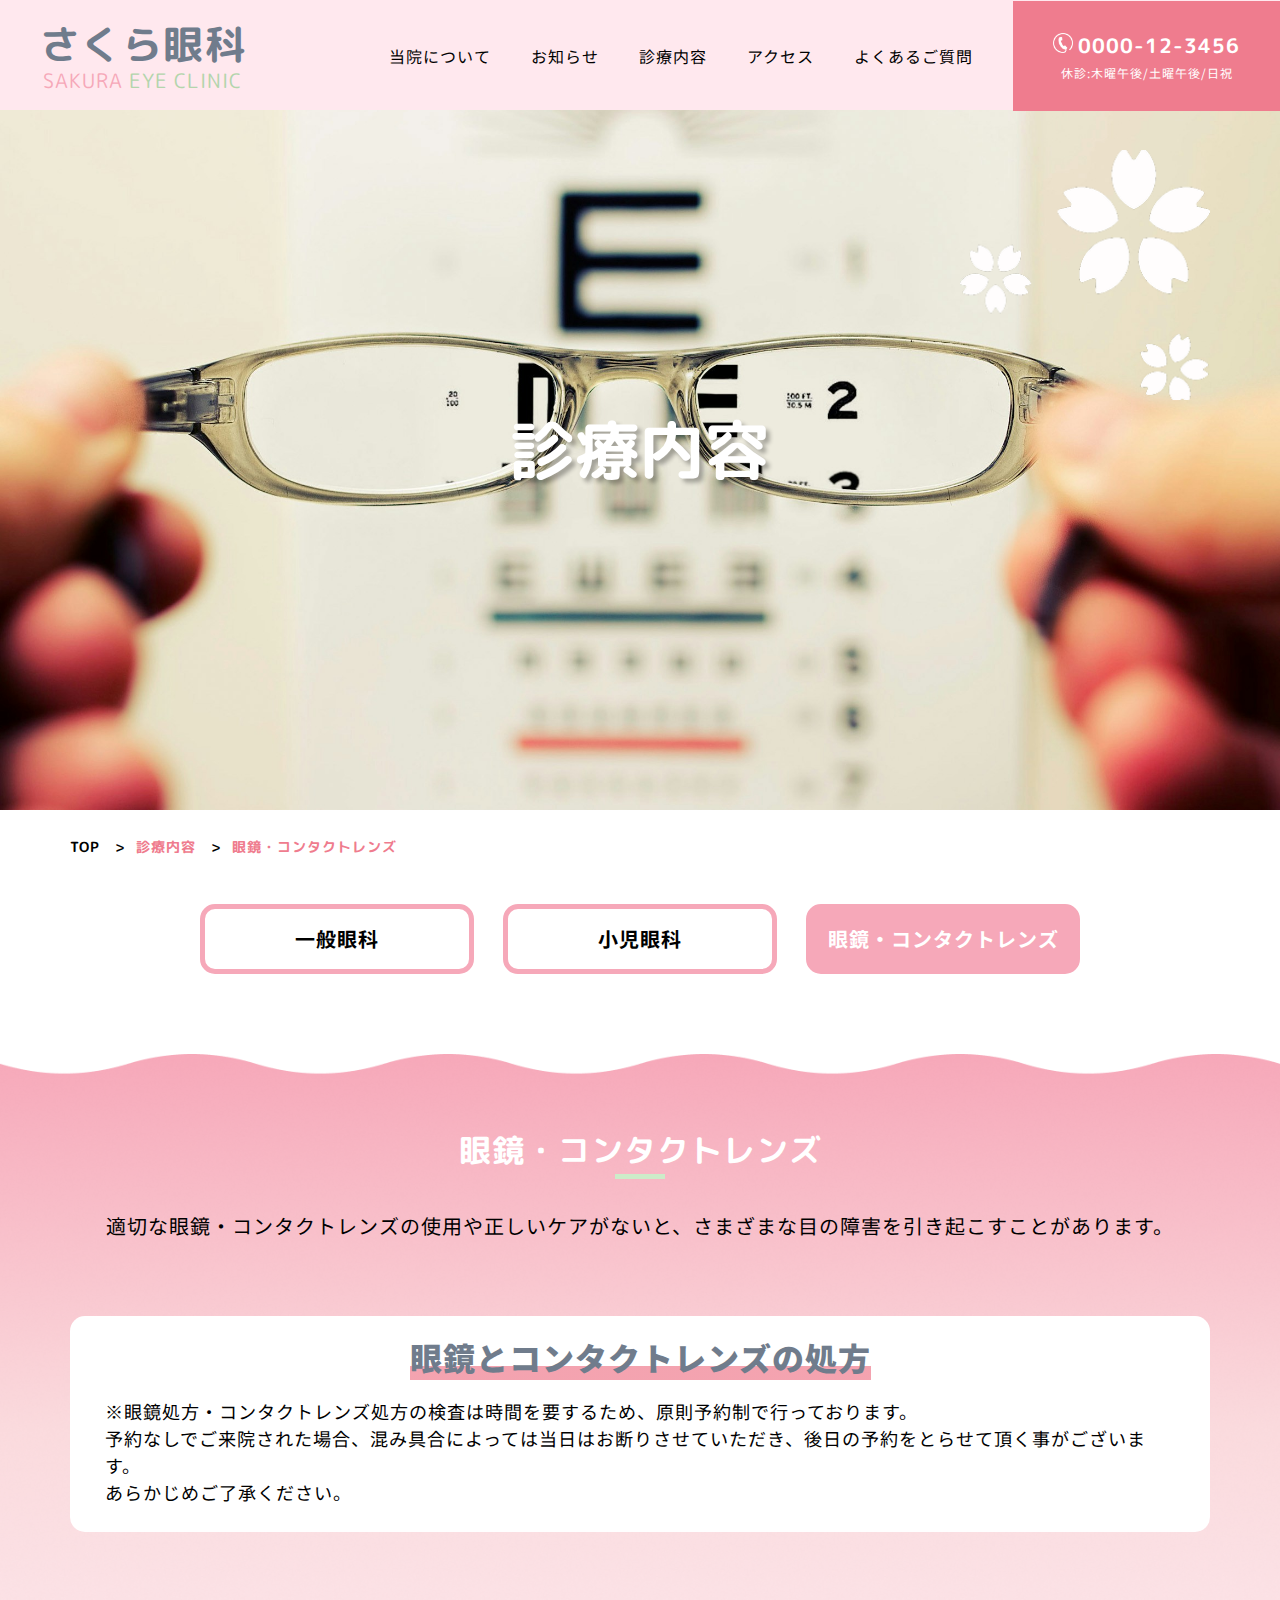
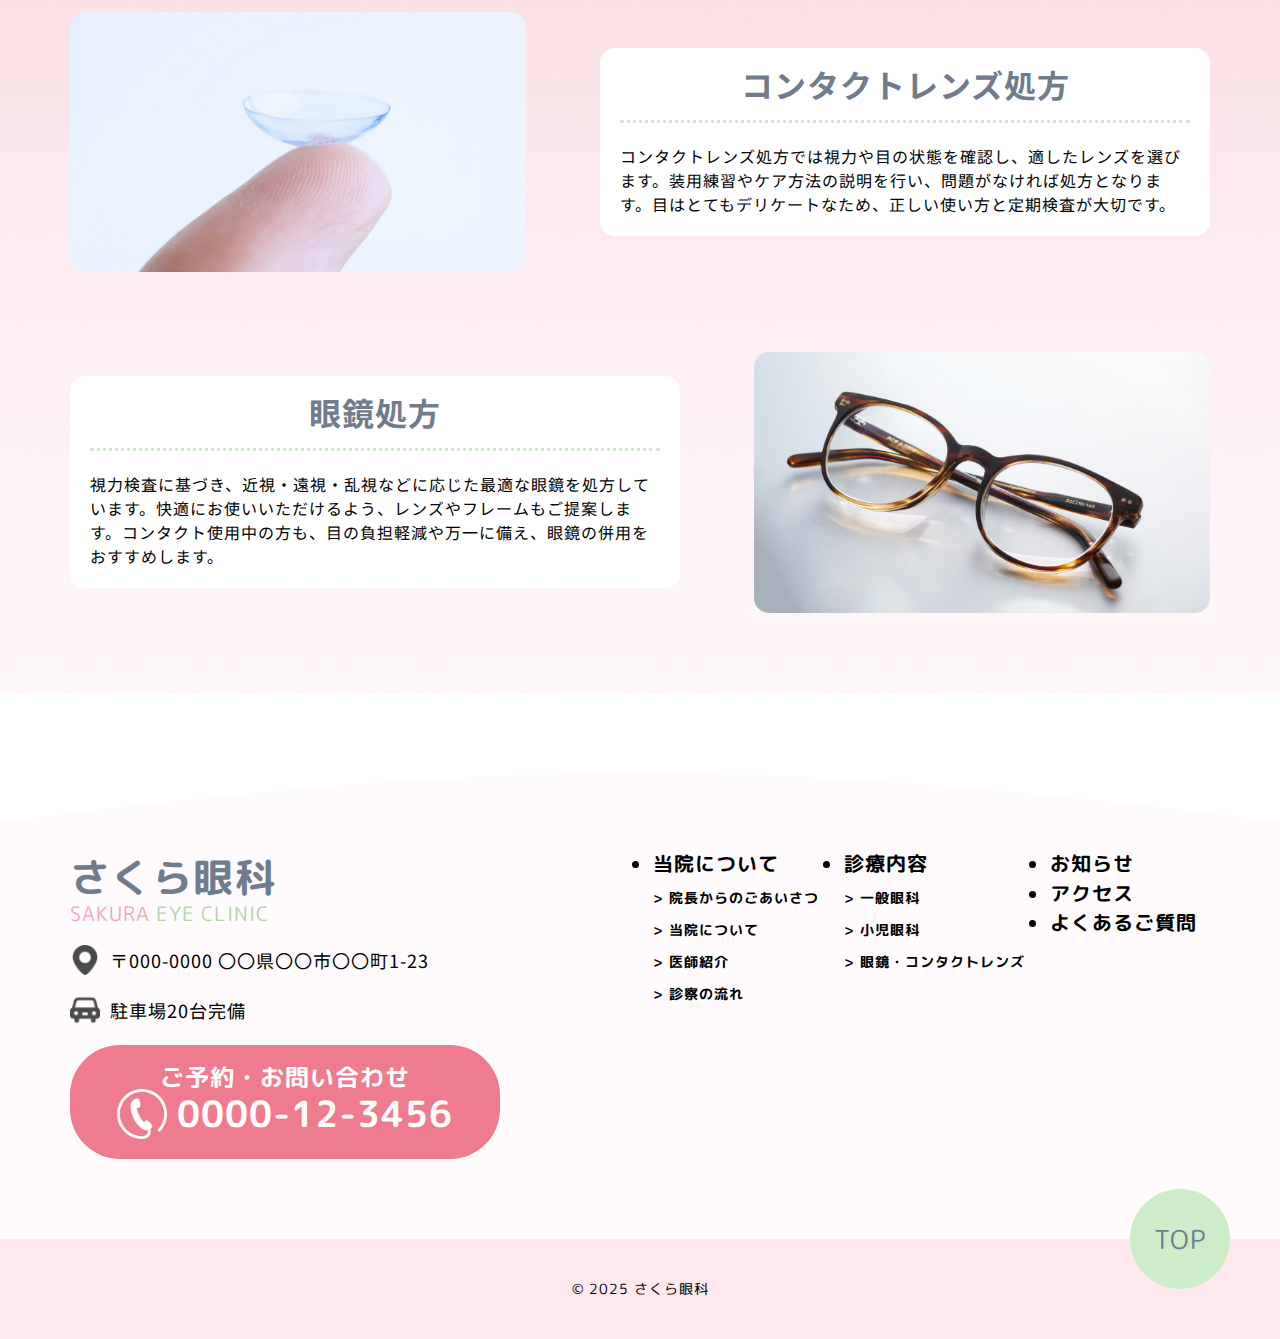
<file: service3.html>
<!DOCTYPE html>
<html>
  <head>
    <meta charset="UTF-8" />
    <title>-HP①-</title>
    <meta name="description" content="WithCodeのHP①の課題です。" />
    <meta name="keywords" content="IT,プログラミング,フリーランス,副業" />
    <meta name="viewport" content="width=device-width, initial-scale=1.0" />
    <!-- OGP -->
    <meta property="og:url" content="本番環境URL" />
    <meta property="og:type" content="website" />
    <meta property="og:title" content="WithCode -HP①-" />
    <meta property="og:description" content="WithCodeのHP①の課題です。" />
    <meta property="og:site_name" content="HP①" />
    <meta property="og:image" content="本番環境URL/img/logo.png" />
    <!-- ICON -->
    <!-- <link rel="icon" href="favicon.ico" /> -->
    <!-- <link
      rel="apple-touch-icon"
      sizes="180×180"
      href="本番環境URL/img/logo.png"
    /> -->
    <!-- CSS-外部 -->
    <link rel="preconnect" href="https://fonts.googleapis.com" />
    <link rel="preconnect" href="https://fonts.gstatic.com" crossorigin />
    <link
      href="https://fonts.googleapis.com/css2?family=M+PLUS+Rounded+1c:wght@400;700&family=Noto+Sans+JP:wght@400;700&display=swap"
      rel="stylesheet"
    />

    <link
      rel="stylesheet"
      href="https://cdnjs.cloudflare.com/ajax/libs/font-awesome/6.1.1/css/all.min.css"
    />
    <!-- CSS-内部 -->
    <link rel="stylesheet" type="text/css" href="css/reset.css" />
    <link rel="stylesheet" type="text/css" href="css/common-main.css" />
    <link rel="stylesheet" type="text/css" href="css/common-sub.css" />
    <link rel="stylesheet" type="text/css" href="css/service3.css" />
  </head>

  <body>
    <header class="header" id="header">
      <div class="header-wrap">
        <div class="header-wrap__logo">
          <a href="/">
            <p class="logo-main">さくら眼科</p>
            <p class="logo-sub"><span>SAKURA </span>EYE CLINIC</p>
          </a>
        </div>

        <div class="header-wrap__box">
          <nav class="header-wrap__box__nav">
            <ul class="header-wrap__box__nav__list">
              <li class="header-wrap__box__nav__list__item">
                <a href="about.html">当院について</a>
              </li>
              <li class="header-wrap__box__nav__list__item">
                <a href="news.html">お知らせ</a>
              </li>
              <li class="header-wrap__box__nav__list__item">
                <a href="service1.html">診療内容</a>
              </li>
              <li class="header-wrap__box__nav__list__item">
                <a href="access.html">アクセス</a>
              </li>
              <li class="header-wrap__box__nav__list__item">
                <a href="faq.html">よくあるご質問</a>
              </li>
            </ul>
          </nav>

          <a href="tel:0000123456" class="header-wrap__box__tel">
            <div class="header-wrap__box__tel__top">
              <img src="img/電話番号のアイコン.png" alt="電話アイコン" />
              <span>0000-12-3456</span>
              </div>
              <p class="tel-note">休診:木曜午後/土曜午後/日祝</p>
            </a>
        </div>
      </div>
    </header>

    <main>
      <section class="top" id="top">
        <div class="top-wrap __inner">
          <div class="top-wrap__ttl">
            <h1>診療内容</h1>
          </div>
          <div class="top-wrap__right">
            <img src="img/桜あしらい.png" alt="桜画像" />
          </div>
        </div>
      </section>

      <section class="breadcrumb2" id="breadcrumb2">
        <div class="breadcrumb2-wrap __inner">
          <nav class="breadcrumb2-wrap__nav">
            <ol class="breadcrumb2-wrap__nav__list">
              <li class="breadcrumb2-wrap__nav__list__item">
                <a href="/">TOP</a>
              </li>
              <li class="breadcrumb2-wrap__nav__list__item">
                <a href="#">診療内容</a>
              </li>
              <li class="breadcrumb2-wrap__nav__list__item">
                <a href="#">眼鏡・コンタクトレンズ</a>
              </li>
            </ol>
          </nav>
        </div>
      </section>

      <section class="tab" id="tab">
        <div class="tab-wrap __inner2">
          <nav class="tab-wrap__nav">
            <ul class="tab-wrap__nav__list">
              <li class="tab-wrap__nav__list__item">
                <a href="service1.html">一般眼科</a>
              </li>
              <li class="tab-wrap__nav__list__item">
                <a href="service2.html">小児眼科</a>
              </li>
              <li class="tab-wrap__nav__list__item __now">
                <a href="service3.html">眼鏡・コンタクトレンズ</a>
              </li>
            </ul>
          </nav>
        </div>
      </section>

      <section class="optical" id="optical">
        <h2 class="f-ttl">眼鏡・コンタクトレンズ</h2>
        <p class="optical-txt">
          適切な眼鏡・コンタクトレンズの使用や正しいケアがないと、さまざまな目の障害を引き起こすことがあります。
        </p>

        <div class="optical-wrap __inner">
          <div class="optical-wrap__textbox">
            <h3><strong>眼鏡とコンタクトレンズの処方</strong></h3>
            <p>
              ※眼鏡処方・コンタクトレンズ処方の検査は時間を要するため、原則予約制で行っております。<br />
              予約なしでご来院された場合、混み具合によっては当日はお断りさせていただき、後日の予約をとらせて頂く事がございます。<br />
              あらかじめご了承ください。
            </p>
          </div>

          <div class="optical-wrap__body">
            <div class="optical-wrap__body__block">
              <div class="optical-wrap__body__block__img">
                <img src="img/service5.jpg" alt="症状画像" />
              </div>
              <div class="optical-wrap__body__block__txt">
                <h4>コンタクトレンズ処方</h4>
                <hr />
                <p>
                  コンタクトレンズ処方では視力や目の状態を確認し、適したレンズを選びます。装用練習やケア方法の説明を行い、問題がなければ処方となります。目はとてもデリケートなため、正しい使い方と定期検査が大切です。
                </p>
              </div>
            </div>

            <div class="optical-wrap__body__block">
              <div class="optical-wrap__body__block__img">
                <img src="img/service6.jpg" alt="症状画像" />
              </div>
              <div class="optical-wrap__body__block__txt">
                <h4>眼鏡処方</h4>
                <hr />
                <p>
                  視力検査に基づき、近視・遠視・乱視などに応じた最適な眼鏡を処方しています。快適にお使いいただけるよう、レンズやフレームもご提案します。コンタクト使用中の方も、目の負担軽減や万一に備え、眼鏡の併用をおすすめします。
                </p>
              </div>
            </div>
          </div>
        </div>
      </section>
    </main>

    <footer class="footer" id="footer">
      <div class="footer-wrap __inner">
        <div class="footer-wrap__left">
          <div class="footer-wrap__logo">
            <a href="/">
              <p class="logo-main">さくら眼科</p>
              <p class="logo-sub"><span>SAKURA </span>EYE CLINIC</p>
            </a>
          </div>
          <div class="footer-wrap__left__address">
            <img src="img/地図マーカーのアイコン素材1.png" alt="地図アイコン" />
            <p>〒000-0000 〇〇県〇〇市〇〇町1-23</p>
          </div>
          <div class="footer-wrap__left__parking">
            <img src="img/車のアイコン素材.png" alt="車アイコン" />
            <p>駐車場20台完備</p>
          </div>
          <a href="tel:0000123456" class="footer-wrap__tel">
            <p class="footer-wrap__tel__txt">ご予約・お問い合わせ</p>
            <div class="footer-wrap__tel__phone-number">
              <img src="img/電話番号のアイコン.png" alt="電話アイコン" />
              <span>0000-12-3456</span>
            </div>
          </a>
        </div>

        <div class="footer-wrap__right">
          <ul class="footer-wrap__right__list">
            <li class="footer-wrap__right__list__item">
              <a href="about.html">当院について</a>
              <ul class="footer-wrap__right__list__item__sub">
                <li class="footer-wrap__right__list__item__sub__item">
                  <a href="about.html#greet">> 院長からのごあいさつ</a>
                </li>
                <li class="footer-wrap__right__list__item__sub__item">
                  <a href="about.html#fea">> 当院について</a>
                </li>
                <li class="footer-wrap__right__list__item__sub__item">
                  <a href="about.html#doctor">> 医師紹介</a>
                </li>
                <li class="footer-wrap__right__list__item__sub__item">
                  <a href="about.html#flow">> 診察の流れ</a>
                </li>
              </ul>
            </li>
          </ul>
          <ul class="footer-wrap__right__list">
            <li class="footer-wrap__right__list__item">
              <a href="service1.html">診療内容</a>
              <ul class="footer-wrap__right__list__item__sub">
                <li class="footer-wrap__right__list__item__sub__item">
                  <a href="service1.html">> 一般眼科</a>
                </li>
                <li class="footer-wrap__right__list__item__sub__item">
                  <a href="service2.html">> 小児眼科</a>
                </li>
                <li class="footer-wrap__right__list__item__sub__item">
                  <a href="service3.html">> 眼鏡・コンタクトレンズ</a>
                </li>
              </ul>
            </li>
          </ul>
          <ul class="footer-wrap__right__list">
            <li class="footer-wrap__right__list__item">
              <a href="news.html">お知らせ</a>
            </li>
            <li class="footer-wrap__right__list__item">
              <a href="access.html">アクセス</a>
            </li>
            <li class="footer-wrap__right__list__item">
              <a href="faq.html">よくあるご質問</a>
            </li>
          </ul>
        </div>
      </div>
      <a href="/" class="to-top-btn">TOP</a>
    </footer>

    <div class="footer-copyright">
      <p>© 2025 さくら眼科</p>
    </div>
  </body>
</html>
</file>
<file: css/common-main.css>
@charset "UTF-8";

html {
  font-size: 100%;
}

body {
  font-family: 'M PLUS Rounded 1c', 'Noto Sans JP', sans-serif;
  letter-spacing: 1px;
  word-break: break-all;
  background-color: #fff;
}

a {
  color: #000;
  text-decoration: none;
}

img {
  width: 100%;
  height: 100%;
  vertical-align: bottom;
  object-fit: cover;
}

li {
  list-style: none;
}

.__inner {
  max-width: 1140px;
  margin: 0 auto;
}

.__inner2 {
  max-width: 880px;
  margin: 0 auto;
}

/* header */

header {
  width: 100%;
  height: 6.88rem;
  background-color: #ffe8ee;
}

.header-wrap {
  display: flex;
  justify-content: space-between;
}

.header-wrap__logo {
  padding: 1.25rem 2.5rem;
  text-align: center;
  line-height: 1.2;
}

.header-wrap__logo .logo-main {
  font-size: 2.5rem;
  color: #707c8c;
  font-weight: 700;
}

.header-wrap__logo .logo-sub {
  font-size: 1.25rem;
  color: #b3d5ac;
}

.header-wrap__logo .logo-sub span {
  color: #f6a8b9;
}

.header-wrap__box {
  display: flex;
  align-items: center;
}

.header-wrap__box__nav__list {
  display: flex;
  justify-content: space-between;
}

.header-wrap__box__nav__list__item {
  margin-right: 2.5rem;
  font-family: 'Noto Sans JP', sans-serif;
}

.header-wrap__box__nav__list__item a {
  position: relative;
}

.header-wrap__box__nav__list__item a::after {
  content: "";
  position: absolute;
  bottom: -2px;
  left: 0;
  width: 0%;
  height: 2px;
  background-color: #f6a8b9;
  transition: 0.3s ease;
}

.header-wrap__box__nav__list__item a:hover::after {
  width: 100%;
}

.header-wrap__box__tel {
  padding-left: 2.5rem;
  padding-right: 2.5rem;
  background-color: #ef7c8e;
  height: 6.88rem;
  display: flex;
  flex-direction: column; 
  align-items: center; 
  justify-content: center;
  text-align: center;
  color: #fff;
  transition: 0.5s ease;
}

.header-wrap__box__tel:hover {
  background-color: #707C8C;
}

.header-wrap__box__tel .tel-note {
  font-size: 0.75rem;
  margin-top: 10px;
  font-family: 'Noto Sans JP', sans-serif;
}

.header-wrap__box__tel__top {
  display: flex;
  line-height: 1.2;
  color: #fff;
}

.header-wrap__box__tel__top span {
  font-size: 1.25rem;
  font-weight: 700;
  color: #fff;
}

.header-wrap__box__tel__top img {
  width: 1.25rem;
  height: 1.25rem;
  margin-right: 0.31rem;
}

/* top */

.top-wrap__right {
  position: relative;
}

.top-wrap__right img {
  width: 15.63rem;
  height: 15.63rem;
  position: absolute;
  top: 2.5rem;
  right: 0;
}

/* news */
/* topお知らせのタイトル */
.s-ttl {
  font-size: 2rem;
  color: #707c8c;
  position: relative;
}

.s-ttl::after {
  content: "";
  width: 50px;
  height: 5px;
  position: absolute;
  background-color: #cdecc9;
  left: 50%;
  transform: translateX(-50%);
  top: 40px;
}

/* h2 */
/* topその他のタイトル */
.f-ttl {
  font-size: 2rem;
  color: #707c8c;
  position: relative;
  text-align: center;
  margin-bottom: 50px;
}

.f-ttl::after {
  content: "";
  width: 50px;
  height: 5px;
  position: absolute;
  background-color: #cdecc9;
  left: 50%;
  transform: translateX(-50%);
  top: 40px;
}

/* footer */
.footer {
  background-image: url(../img/footer背景.png);
  background-size: cover;
  background-position: top;
  background-repeat: no-repeat;
  padding: 5rem 0;
  position: relative;
}
.footer-wrap {
  display: flex;
  justify-content: space-between;
}

.footer-wrap__left {
  width: 40%;
}

.footer-wrap__logo {
  padding-top: 0;
  padding-bottom: 1.25rem;
  line-height: 1.2;
}

.footer-wrap__logo .logo-main {
  font-size: 2.5rem;
  color: #707C8C;
  font-weight: 700;
}

.footer-wrap__logo .logo-sub {
  font-size: 1.25rem;
  color: #b3d5ac;
}

.footer-wrap__logo .logo-sub span {
  color: #f6a8b9;
}

.footer-wrap__left__address , .footer-wrap__left__parking {
  display: flex;
  align-items: center;
  margin-bottom: 1.25rem;
}

.footer-wrap__left__address img , .footer-wrap__left__parking img {
  width: 1.88rem;
  height: 1.88rem;
  margin-right: 0.63rem;
}

.footer-wrap__left__address , .footer-wrap__left__parking p {
  font-size: 1.13rem;
  font-family: 'Noto Sans JP', sans-serif;
}

.footer-wrap__tel {
  display: block;
  width: 21.88rem;
  background-color: #ef7c8e;
  font-weight: bold;
  color: #fff;
  padding: 1.25rem 2.5rem;
  border-radius: 50px;
  transition: 0.5s ease;
}

.footer-wrap__tel:hover {
  background-color: #707C8C;
}

.footer-wrap__tel__txt {
  font-size: 1.5rem;
  text-align: center;
}

.footer-wrap__tel__phone-number {
  display: flex;
  justify-content: center;
  align-items: center;
}

.footer-wrap__tel__phone-number img {
  width: 3.13rem;
  height: 3.13rem;
  margin-right: 0.63rem;
}

.footer-wrap__tel__phone-number span {
  font-size: 2.25rem;
}

.footer-wrap__right {
  width: 50%;
  display: flex;
  justify-content: space-around;
}

.footer-wrap__right__list__item {
  list-style-type: disc;
  font-size: 1.25rem;
  font-weight: bold;
  margin-bottom: 0.62rem;
  transition: all 0.5s ease;
}

.footer-wrap__right__list__item__sub__item {
  font-size: 0.88rem;
  margin: 1.12rem 0;
  transition: all 0.5s ease;
}

.footer-wrap__right__list__item a:hover , .footer-wrap__right__list__item__sub__item a:hover {
  opacity: 0.5;
  color: #ef7c8e;
  
}

.footer-copyright {
  background-color: #ffe8ee;
  height: 6.25rem;
}

.footer-copyright p {
  text-align: center;
  line-height: 6.25rem;
  font-weight: 400;
  font-size: 0.88rem;
}

.to-top-btn {
  width: 6.25rem;
  height: 6.25rem;
  border-radius: 50%;
  background-color: #cdecc9;
  text-align: center;
  position: absolute;
  right: 50px;
  bottom: -50px;
  cursor: pointer;
  line-height: 6.25rem;
  font-size: 1.63rem;
  color: #707c8c;
  transition: all 0.5s ease;
}

.to-top-btn:hover {
  background-color: #f6a8b9;
}
</file>
<file: css/index.css>
@charset "UTF-8";

/* top */
.top {
  background-image: url(../img/fv1.jpg);
  background-size: cover;
  background-position: bottom;
  background-repeat: no-repeat;
  height: calc(100vh - 6.88rem);
}

.top-wrap__left {
  position: relative;
}

.top-wrap__left__ttl {
  color: #fff;
  position: absolute;
  left: 0;
  top: 380px;
  text-shadow: 4px 4px 4px rgba(0, 0, 0, 0.3);
}

.top-wrap__left__ttl h1 {
  font-size: 2.5rem;
  margin-bottom: 30px;
}

.top-wrap__left__ttl p {
  font-size: 1.56rem;
  font-weight: 400;
  line-height: 1.5;
}

/* news */
/* お知らせ */
.news {
  background-image: url(../img/top-news.png);
  background-size: cover;
  background-position: bottom;
  background-repeat: no-repeat;
}

.news-wrap {
  display: flex;
  justify-content: space-between;
  padding: 5rem 0;
}

.news-wrap__left {
  width: 30%;
}

.news-wrap__left .s-ttl {
  text-align: center;
}

.news-btn {
  width: 12.5rem;
  margin: 0 auto;
}

.news-btn a {
  display: block;
  width: 100%;
  text-decoration: unset;
  text-align: center;
  cursor: pointer;
  font-size: 1.25rem;
  font-weight: 700;
  background-color: #FADADD;
  border: solid 5px #fff;
  border-radius: 50px;
  color: #707C8C;
  padding: 1.25rem 0;
  margin-top: 2.5rem;
  transition: all 0.5s ease;
}

.news-btn a:hover {
  background-color: #fff;
  border: solid 5px #fadadd;
  
}

.news-wrap__right {
  width: 60%;
  font-family: 'Noto Sans JP', sans-serif;
}

.news-wrap__right__list__item {
  list-style: none;
  display: flex;
  border-bottom: solid 1px #000;
  margin-bottom: 2.5rem;
  padding-bottom: 1.25rem;
  color: #555;
}

.news-wrap__right__list__item:last-of-type {
  margin-bottom: 0;
}

.news-wrap__right__list__item span {
  margin-right: 3.12rem;
}

/* service */
/* 診療時間 */
.service-wrap {
  padding: 5rem 0;
  margin: 0 auto;
}

.service-wrap__sche {
  background-color: #FEF7F8;
  margin: 0 auto;
  text-align: center;
  padding-top: 1.25rem;
  width: 60%;
}

.service-wrap__sche table {
  margin: 0 auto;
  width: 90%;
}

.service-wrap__sche table tr:nth-of-type(1) {
  background-color: #FADADD;
}

.service-wrap__sche table tr:nth-of-type(2) {
  border-bottom: dotted 1px #000;
}

.service-wrap__sche table tr th {
  padding: 1.25rem 50px 1.25rem 1.25rem;
  font-size: 1.25rem;
}

.service-wrap__sche table tr td {
  padding: 1.25rem 0.93rem 1.25rem 0;
  font-family: 'Noto Sans JP', sans-serif;
}

.service-wrap__txt {
  width: 60%;
  margin: 3.12rem auto 0;
  line-height: 1.8;
  font-size: 0.87rem;
  font-family: 'Noto Sans JP', sans-serif;
}

/* お問い合わせ・電話番号 */
.tel {
  background-image: url(../img/お問い合わせ背景.png);
  background-size: cover;
  background-position: center;
  background-repeat: no-repeat;
  padding: 2.18rem 0;
}

.tel-txt {
  color: #fff;
  font-size: 1.5rem;
  font-weight: 700;
  text-align: center;
  margin-bottom: 10px;
}

.phone-number {
  display: flex;
  justify-content: center;
  align-items: center;
}

.phone-number img {
  width: 3.12rem;
  height: 3.12rem;
  margin-right: 0.93rem;
}

.phone-number span {
  font-size: 4rem;
  font-weight: 700;
  color: #fff;
}

/* greet */
/* 院長からのごあいさつ */
.greet {
  padding: 5rem 0;
}

.greet-wrap {
  display: flex;
  justify-content: space-between;
  align-items: center;
}

.greet-wrap__left {
  width: 45%;
  position: relative;
}

.greet-wrap__left__image {
  aspect-ratio: 3 /4;
}

.greet-wrap__left__image img {
  width: 100%;
  height: 100%;
  object-fit: cover;
  object-position: -300px;
  border-radius: 15px;
}

.greet-wrap__left__txt {
  position: absolute;
  left: 20px;
  bottom: 20px;
  color: #555;
  text-shadow: 4px 4px 4px #fff;
}

.txt1 {
  font-size: 1.5rem;
  font-weight: bold;
  font-family: 'Noto Sans JP', sans-serif;
}

.txt2 {
  font-size: 1.87rem;
  font-weight: bold;
  font-family: 'Noto Sans JP', sans-serif;
  margin-top: 1.25rem;
}

.txt2 span {
  margin-left: 0.93rem;
}

.greet-wrap__right {
  width: 50%;
}

.greet-wrap__right__ttl {
  font-size: 18px;
  color: #EF7C8E;
  margin-bottom: 3.12rem;
}

.greet-wrap__right__txt {
  font-family: 'Noto Sans JP', sans-serif;
  line-height: 1.5;
}

.greet-btn {
  width: 18.75rem;
  margin: 0 auto;
}

.greet-btn a {
  display: block;
  width: 100%;
  text-decoration: unset;
  text-align: center;
  cursor: pointer;
  font-size: 1.25rem;
  font-weight: 700;
  background-color: #FADADD;
  border: solid 5px #fff;
  border-radius: 50px;
  color: #707C8C;
  padding: 1.25rem 0;
  margin-top: 3.12rem;
  transition: all 0.5s ease;
}

.greet-btn a:hover {
  background-color: #fff;
  border: solid 5px #fadadd;
  
}

/* about */
/* 当院について */
.about {
  background-color: #F9C7CF;
  padding: 5rem 0;
}

.about-wrap {
  display: flex;
  justify-content: space-between;
  text-align: center;
}

.about-wrap__con img {
  width: 250px;
  height: 250px;
  border-radius: 50%;
}

.about-wrap__con h4 {
  font-size: 1.25rem;
  margin-top: 1.25rem;
  margin-bottom: 0.62rem;
  color: #fff;
}

.about-wrap__con p {
  font-size: 0.87rem;
  color: #fff;
  font-family: 'Noto Sans JP',sans-serif;
  line-height: 1.8;
}

.about-btn {
  width: 18.75rem;
  margin: 0 auto;
}

.about-btn a {
  display: block;
  width: 100%;
  text-decoration: unset;
  text-align: center;
  cursor: pointer;
  font-size: 1.25rem;
  font-weight: 700;
  background-color: #fff;
  border: solid 5px #FADADD;
  border-radius: 50px;
  color: #707C8C;
  padding: 1.25rem 0;
  margin-top: 3.12rem;
  transition: all 0.5s ease;
}

.about-btn a:hover {
  background-color: #fadadd;
  border: solid 5px #fff;
  
}

/* service2 */
/* 診療内容 */
.service2 {
  padding: 5rem;
}

.service2-wrap {
  display: grid;
  grid-template-columns: repeat(3, 1fr);
  gap: 0 5%;
}

.service2-wrap__con {
  display: flex;
  flex-direction: column;
  background-color: #FEF7F8;
}

.service2-wrap__con img {
  aspect-ratio: 16 / 9;
  height: fit-content;
  margin-bottom: 1.25rem;
}

.service2-wrap__con h4 {
  text-align: center;
  font-size: 1.5rem;
  padding: 0.62rem 1.25rem;
  display: inline-block;
  background-color: #fff;
  margin: 0 auto;
  border-radius: 50px;
}

.service2-wrap__con p {
  font-family: 'Noto Sans JP', sans-serif;
  width: 80%;
  margin: 1.25rem auto;
  line-height: 1.5;
  flex-grow: 1;
}

.service2-btn {
  width: 18.75rem;
  margin: 0 auto;
}

.service2-btn a {
  display: block;
  width: 100%;
  text-decoration: unset;
  text-align: center;
  cursor: pointer;
  font-size: 1.25rem;
  font-weight: 700;
  background-color: #fff;
  border: solid 5px #FADADD;
  border-radius: 50px;
  color: #707C8C;
  padding: 1.25rem 0;
  margin-bottom: 1.88rem;
  transition: all 0.5s ease;
}

.service2-btn a:hover {
  background-color: #fadadd;
  border: solid 5px #fff;
}

/* access */
/* アクセス */
.access-wrap {
  display: flex;
  justify-content: space-between;
  align-items: center;
}

.access-wrap__left {
  width: 40%;
}

.access-wrap__left img {
  height: 100%;
}

.access-wrap__right {
  width: 50%;
}

.access-wrap__logo {
  padding: 1.25rem 2.5rem;
  text-align: center;
  line-height: 1.2;
}

.access-wrap__logo .logo-main {
  font-size: 2.5rem;
  color: #707C8C;
  font-weight: 700;
}

.access-wrap__logo .logo-sub {
  font-size: 1.25rem;
  color: #B3D5AC;
}

.access-wrap__logo .logo-sub span {
  color: #F6A8B9;
}

.access-wrap__right__address , .access-wrap__right__parking {
  display: flex;
  align-items: center;
  margin-bottom: 1.25rem;
}

.access-wrap__right__address img , .access-wrap__right__parking img {
  width: 1.88rem;
  height: 1.88rem;
  margin-right: 0.63rem;
}

.access-wrap__right__address , .access-wrap__right__parking p {
  font-size: 1.13rem;
  font-family: 'Noto Sans JP', sans-serif;
}

.access-wrap__right__sche {
  background-color: #FEF7F8;
  margin: 0 auto;
  text-align: center;
  padding-top: 1.25rem;
}

.access-wrap__right__sche table {
  margin: 0 auto;
  width: 90%;
}

.access-wrap__right__sche table tr:nth-of-type(1) {
  background-color: #FADADD;
}

.access-wrap__right__sche table tr:nth-of-type(2) {
  border-bottom: dotted 1px #000;
}

.access-wrap__right__sche table tr th {
  padding: 1.25rem;
}

.access-wrap__right__sche table tr td {
  padding: 1.25rem 0.93rem 1.25rem 0;
  font-family: 'Noto Sans JP', sans-serif;
  font-size: 0.75rem;
}

.access-wrap__right__txt {
  line-height: 1.8;
  font-size: 0.87rem;
  font-family: 'Noto Sans JP', sans-serif;
  margin-top: 1.25rem;
  margin-bottom: 3.13rem;
}

.access hr {
  border: none;
  border-top: 1px dotted #000;
}

.access-map iframe {
  display: block;
  width: 100%;
}

/* faq */
/* よくあるご質問 */
.faq {
  padding: 5rem 0;
}

.faq-wrap__body {
  display: flex;
  justify-content: space-between;
  font-family: 'Noto Sans JP', sans-serif;
}

.faq-wrap__body__left , .faq-wrap__body__right {
  width: 49%;
}

.faq-wrap__body__list__item {
  position: relative;
  margin-bottom: 1.87rem;
  border: solid 4px #707C8C;
  border-radius: 50px;
  list-style: none;
  font-size: 0.87rem;
}

.faq-wrap__body__list__item:last-of-type {
  margin-bottom: 0;
}

.faq-wrap__body__list__item__tog {
  display: none;
}

.faq-wrap__body__list__item__con {
  display: flex;
}

.faq-wrap__body__list__item__tog:checked
+ .faq-wrap__body__list__item__ttl
+ .faq-wrap__body__list__item__con {
  max-height: 500px;
  transition: all 1.5s;
}

.faq-wrap__body__list__item__tog:checked
+ .faq-wrap__body__list__item__ttl::before {
  transform: rotate(90deg);
}

.faq-wrap__body__list__item__ttl,
.faq-wrap__body__list__item__con {
  transform: translate(0);
  transition: all 0.3s;
}

.faq-wrap__body__list__item__ttl {
  display: block;
  padding: 0.93rem;
}

.faq-wrap__body__list__item__ttl span {
  font-family: 'M PLUS Rounded 1c', sans-serif;
  font-weight: 700;
  font-size: 1.25rem;
  margin-right: 0.62rem;
}

.faq-wrap__body__list__item__ttl::after,
.faq-wrap__body__list__item__ttl::before {
  content: "";
  position: absolute;
  right: 1.37rem;
  top: 1rem;
  width: 2.5px;
  height: 17.5px;
  background-color: #555;
  transition: all 0.3s;
}

.faq-wrap__body__list__item__ttl::after {
  transform: rotate(90deg);
}

.faq-wrap__body__list__item__con {
  max-height: 0;
  overflow: hidden;
}

.faq-wrap__body__list__item__con span {
  font-family: 'M PLUS Rounded 1c', sans-serif;
  font-weight: 700;
  font-size: 1.25rem;
  margin-right: 0.62rem;
  color: #EF7C8E;
}

.faq-wrap__body__list__item__con p , .faq-wrap__body__list__item__con span {
  padding-top: 1.25rem;
  padding-bottom: 1.25rem;
  line-height: 1.5;
}

.faq-wrap__body__list__item__con p {
  padding-right: 1.25rem;
}

.faq-wrap__body__list__item__con span {
  padding-left: 1.25rem;
}

.faq-btn {
  width: 18.75rem;
  margin: 0 auto;
}

.faq-btn a {
  display: block;
  width: 100%;
  text-decoration: unset;
  text-align: center;
  cursor: pointer;
  font-size: 1.25rem;
  font-weight: 700;
  background-color: #FADADD;
  border: solid 5px #fff;
  border-radius: 50px;
  color: #707C8C;
  padding: 1.25rem 0;
  margin-top: 3.12rem;
  transition: all 0.5s ease;
}

.faq-btn a:hover {
  background-color: #fff;
  border: solid 5px #fadadd;
}
</file>
<file: css/common-sub.css>
@charset "UTF-8";

.top-wrap__ttl {
  position: absolute;
  top: 50%;
  left: 50%;
  transform: translateX(-50%) translateY(-50%);
  font-size: 64px;
  color: #fff;
  text-shadow: 4px 4px 4px rgba(0, 0, 0, 0.3);
}

.breadcrumb-wrap__nav__list {
  display: flex;
  flex-wrap: wrap;
  list-style: none;
  font-size: 0.88rem;
  margin-top: 1.88rem;
  font-weight: bold;
}

.breadcrumb-wrap__nav__list__item:nth-of-type(1)::after {
  content:">";
  margin: 0 10px;
  color: #000;
}

.breadcrumb-wrap__nav__list__item:nth-of-type(2) a {
  color: #EF7C8E;
}

.breadcrumb2-wrap__nav__list {
  display: flex;
  flex-wrap: wrap;
  list-style: none;
  font-size: 0.88rem;
  margin-top: 1.88rem;
  font-weight: bold;
}

.breadcrumb2-wrap__nav__list__item:nth-of-type(1)::after {
  content:">";
  margin: 0 10px;
  color: #000;
}

.breadcrumb2-wrap__nav__list__item:nth-of-type(2)::after {
  content:">";
  margin: 0 10px;
  color: #000;
}

.breadcrumb2-wrap__nav__list__item:nth-of-type(2) a {
  color: #EF7C8E;
}

.breadcrumb2-wrap__nav__list__item:nth-of-type(3) a {
  color: #EF7C8E;
}
</file>
<file: css/faq.css>
@charset "UTF-8";

.top {
  background-image: url(../img/fv8.jpg);
  background-size: cover;
  background-position: center;
  background-repeat: no-repeat;
  /* height: calc(100vh - 6.88rem); */
  height: calc(90vh - 6.88rem);
}

.faq {
  padding: 5rem 0;
}

.faq-wrap__body {
  display: flex;
  justify-content: space-between;
  font-family: 'Noto Sans JP', sans-serif;
}

.faq-wrap__body__list__item {
  position: relative;
  margin-bottom: 1.87rem;
  box-shadow: 4px 4px 4px #ccc;
  list-style: none;
  font-size: 1.12rem;
  border-radius: 15px;
}

.faq-wrap__body__list__item:last-of-type {
  margin-bottom: 0;
}

.faq-wrap__body__list__item__tog {
  display: none;
}

.faq-wrap__body__list__item__con {
  display: flex;
}

.faq-wrap__body__list__item__tog:checked
+ .faq-wrap__body__list__item__ttl
+ .faq-wrap__body__list__item__con {
  max-height: 500px;
  transition: all 1.5s;
}

.faq-wrap__body__list__item__tog:checked
+ .faq-wrap__body__list__item__ttl {
  border-bottom-left-radius: 0;
  border-bottom-right-radius: 0;
  
}

.faq-wrap__body__list__item__tog:checked
+ .faq-wrap__body__list__item__ttl::before {
  transform: rotate(90deg);
  
}

.faq-wrap__body__list__item__ttl,
.faq-wrap__body__list__item__con {
  transform: translate(0);
  transition: all 0.3s;
}

.faq-wrap__body__list__item__ttl {
  display: block;
  background-color: #FFE8EE;
  padding: 1.25rem;
  border-radius: 15px;
  transition: border-radius 0.3s ease;

}

.faq-wrap__body__list__item__ttl span {
  font-family: 'M PLUS Rounded 1c', sans-serif;
  font-weight: 700;
  font-size: 1.5rem;
  margin-right: 0.62rem;
}

.faq-wrap__body__list__item__ttl::after,
.faq-wrap__body__list__item__ttl::before {
  content: "";
  position: absolute;
  right: 1.25rem;
  top: 1.56rem;
  width: 2.5px;
  height: 17.5px;
  background-color: #EF7C8E;
  transition: all 0.3s;
}

.faq-wrap__body__list__item__ttl::after {
  transform: rotate(90deg);
}

.faq-wrap__body__list__item__con {
  max-height: 0;
  overflow: hidden;
  background-color: #fff;
  border-bottom-left-radius: 15px;
  border-bottom-right-radius: 15px;
  transition: border-radius 0.3s ease;
}

.faq-wrap__body__list__item__con span {
  font-family: 'M PLUS Rounded 1c', sans-serif;
  font-weight: 700;
  font-size: 1.5rem;
  margin-right: 0.62rem;
  color: #EF7C8E;
}

.faq-wrap__body__list__item__con p , .faq-wrap__body__list__item__con span {
  padding-top: 1.25rem;
  padding-bottom: 1.25rem;
  line-height: 1.8;
}

.faq-wrap__body__list__item__con p {
  padding-right: 1.25rem;
}

.faq-wrap__body__list__item__con span {
  padding-left: 1.25rem;
}
</file>
<file: css/news.css>
@charset "UTF-8";

.top {
  background-image: url(../img/fv3.jpg);
  background-size: cover;
  background-position: center;
  background-repeat: no-repeat;
  /* height: calc(100vh - 6.88rem); */
  height: calc(90vh - 6.88rem);
}

.news-wrap__list {
  margin-top: 5rem;
  font-family: 'Noto Sans JP', sans-serif;
}

.news-wrap__list__item {
  list-style: none;
  display: flex;
  border-bottom: solid 1px #000;
  margin-bottom: 2.5rem;
  padding-bottom: 1.25rem;
}

.news-wrap__list__item:last-of-type {
  margin-bottom: 0;
}

.news-wrap__list__item span {
  margin-right: 3.12rem;
}

.news-wrap__body__num {
  display: flex;
  justify-content: space-between;
  width: 40%;
  margin: 5rem auto;
}

.news-wrap__body__num__item {
  /* margin: 3.5% 0.5% 0 0.5%; */
  list-style: none;
}

.news-wrap__body__num__item a {
  text-decoration: none;
  background-color: #fff;
  border: solid 2px #CDECC9;
  font-size: 1.25rem;
  font-weight: 700;
  border-radius: 50%;
  width: 50px;
  height: 50px;
  display: flex;
  justify-content: center;
  align-items: center;
  transition: all 0.3s;
}

.news-wrap__body__num__item a:hover {
  background-color: #CDECC9;
}
</file>
<file: css/service1.css>
@charset "UTF-8";

.top {
  background-image: url(../img/fv4.jpg);
  background-size: cover;
  background-position: center;
  background-repeat: no-repeat;
  /* height: calc(100vh - 6.88rem); */
  height: calc(90vh - 6.88rem);
}

.tab-wrap__nav__list {
  display: flex;
  justify-content: space-between;
  margin-top: 3.13rem;
  margin-bottom: 5rem;
  
}

.tab-wrap__nav__list__item {
  width: 30%;
  text-align: center;
  border: solid 5px #F6A8B9;
  border-radius: 15px;
}

.tab-wrap__nav__list__item a {
  display: block;
  transition: 0.3s all;
  padding: 1.25rem 0;
  font-size: 1.25rem;
  font-family: 'Noto Sans JP', sans-serif;
  font-weight: 700;
}

.tab-wrap__nav__list__item a:hover {
  background-color: #F6A8B9;
  color: #fff;
}

.tab-wrap__nav__list__item.__now a {
  background-color: #F6A8B9;
  color: #fff;
}

.general {
  background-image: url(../img/servicepath.png);
  background-size: cover;
  background-position: top;
  background-repeat: no-repeat;
  padding: 5rem 0;
}

.general .f-ttl {
  color: #fff;
  
}

.general-txt {
  text-align: center;
  margin-bottom: 5rem;
  font-size: 1.25rem;
  font-family: 'Noto Sans JP', sans-serif;
}

.general-wrap__body__block {
  display: flex;
  justify-content: space-between;
  align-items: center;
  margin-bottom: 5rem;
  font-family: 'Noto Sans JP', sans-serif;
}

.general-wrap__body__block:last-of-type {
  margin-bottom: 0;
}

.general-wrap__body__block:nth-of-type(1) , .general-wrap__body__block:nth-of-type(3) {
  flex-direction: row-reverse;
}

.general-wrap__body__block__img {
  width: 40%;
  aspect-ratio: 7 / 4;
}

.general-wrap__body__block__img img {
  border-radius: 15px;
}

.general-wrap__body__block__txt {
  width: 50%;
  background-color: #fff;
  padding: 1.25rem;
  border-radius: 15px;
}

.general-wrap__body__block__txt h4 {
  text-align: center;
  color: #707C8C;
  font-size: 2rem;
  font-weight: 700;
}

.general-wrap__body__block__txt hr {
  border: none;
  border-top: dotted 3px #CDECC9;
  margin: 1.25rem 0;
}

.general-wrap__body__block__txt p {
  line-height: 1.5;
}
</file>
<file: css/service2.css>
@charset "UTF-8";

.top {
  background-image: url(../img/fv5.jpg);
  background-size: cover;
  background-position: center;
  background-repeat: no-repeat;
  /* height: calc(100vh - 6.88rem); */
  height: calc(90vh - 6.88rem);
}

.tab-wrap__nav__list {
  display: flex;
  justify-content: space-between;
  margin-top: 3.13rem;
  margin-bottom: 5rem;
  
}

.tab-wrap__nav__list__item {
  width: 30%;
  text-align: center;
  border: solid 5px #F6A8B9;
  border-radius: 15px;
}

.tab-wrap__nav__list__item a {
  display: block;
  transition: 0.3s all;
  padding: 1.25rem 0;
  font-size: 1.25rem;
  font-family: 'Noto Sans JP', sans-serif;
  font-weight: 700;
}

.tab-wrap__nav__list__item a:hover {
  background-color: #F6A8B9;
  color: #fff;
}

.tab-wrap__nav__list__item.__now a {
  background-color: #F6A8B9;
  color: #fff;
}

.kids {
  background-image: url(../img/servicepath.png);
  background-size: cover;
  background-position: top;
  background-repeat: no-repeat;
  padding: 5rem 0;
  margin-bottom: 5rem;
}

.kids .f-ttl {
  color: #fff;
  
}

.kids-txt {
  text-align: center;
  margin-bottom: 5rem;
  font-size: 1.25rem;
  font-family: 'Noto Sans JP', sans-serif;
}

.kids-wrap__textbox {
  background-color: #fff;
  padding: 1.56rem 2.19rem;
  margin-bottom: 5rem;
  font-family: 'Noto Sans JP', sans-serif;
  border-radius: 15px;
}

.kids-wrap__textbox h3 {
  text-align: center;
  font-size: 2rem;
  color: #707C8C;
}

.kids-wrap__textbox h3 strong {
  background: linear-gradient(transparent 70%, rgba(239, 124, 142, 0.7) 30%);
}

.kids-wrap__textbox p {
  margin-top: 1.56rem;
  line-height: 1.5;
  font-size: 1.13rem;
}

.kids-wrap__body__block {
  display: flex;
  justify-content: space-between;
  align-items: center;
  margin-bottom: 5rem;
  font-family: 'Noto Sans JP', sans-serif;
}

.kids-wrap__body__block:last-of-type {
  margin-bottom: 0;
}

.kids-wrap__body__block:nth-of-type(2) {
  flex-direction: row-reverse;
}

.kids-wrap__body__block__img {
  width: 40%;
  aspect-ratio: 7 / 4;
}

.kids-wrap__body__block__img img {
  border-radius: 15px;
}

.kids-wrap__body__block__txt {
  width: 50%;
  background-color: #fff;
  padding: 1.25rem;
  border-radius: 15px;
}

.kids-wrap__body__block__txt h4 {
  text-align: center;
  color: #707C8C;
  font-size: 2rem;
  font-weight: 700;
}

.kids-wrap__body__block__txt hr {
  border: none;
  border-top: dotted 3px #CDECC9;
  margin: 1.25rem 0;
}

.kids-wrap__body__block__txt p {
  line-height: 1.5;
}
</file>
<file: css/service3.css>
@charset "UTF-8";

.top {
  background-image: url(../img/fv6.jpg);
  background-size: cover;
  background-position: center;
  background-repeat: no-repeat;
  /* height: calc(100vh - 6.88rem); */
  height: calc(90vh - 6.88rem);
}

.tab-wrap__nav__list {
  display: flex;
  justify-content: space-between;
  margin-top: 3.13rem;
  margin-bottom: 5rem;
  
}

.tab-wrap__nav__list__item {
  width: 30%;
  text-align: center;
  border: solid 5px #F6A8B9;
  border-radius: 15px;
}

.tab-wrap__nav__list__item a {
  display: block;
  transition: 0.3s all;
  padding: 1.25rem 0;
  font-size: 1.25rem;
  font-family: 'Noto Sans JP', sans-serif;
  font-weight: 700;
}

.tab-wrap__nav__list__item a:hover {
  background-color: #F6A8B9;
  color: #fff;
}

.tab-wrap__nav__list__item.__now a {
  background-color: #F6A8B9;
  color: #fff;
}

.optical {
  background-image: url(../img/servicepath.png);
  background-size: cover;
  background-position: top;
  background-repeat: no-repeat;
  padding: 5rem 0;
  margin-bottom: 5rem;
}

.optical .f-ttl {
  color: #fff;
}

.optical-txt {
  text-align: center;
  margin-bottom: 5rem;
  font-size: 1.25rem;
  font-family: 'Noto Sans JP', sans-serif;
}

.optical-wrap__textbox {
  background-color: #fff;
  padding: 1.56rem 2.19rem;
  margin-bottom: 5rem;
  font-family: 'Noto Sans JP', sans-serif;
  border-radius: 15px;
}

.optical-wrap__textbox h3 {
  text-align: center;
  font-size: 2rem;
  color: #707C8C;
}

.optical-wrap__textbox h3 strong {
  background: linear-gradient(transparent 70%, rgba(239, 124, 142, 0.7) 30%);
}

.optical-wrap__textbox p {
  margin-top: 1.56rem;
  line-height: 1.5;
  font-size: 1.13rem;
}

.optical-wrap__body__block {
  display: flex;
  justify-content: space-between;
  align-items: center;
  margin-bottom: 5rem;
  font-family: 'Noto Sans JP', sans-serif;
}

.optical-wrap__body__block:last-of-type {
  margin-bottom: 0;
}

.optical-wrap__body__block:nth-of-type(2) {
  flex-direction: row-reverse;
}

.optical-wrap__body__block__img {
  width: 40%;
  aspect-ratio: 7 / 4;
}

.optical-wrap__body__block__img img {
  border-radius: 15px;
}

.optical-wrap__body__block__txt {
  width: 50%;
  background-color: #fff;
  padding: 1.25rem;
  border-radius: 15px;
}

.optical-wrap__body__block__txt h4 {
  text-align: center;
  color: #707C8C;
  font-size: 2rem;
  font-weight: 700;
}

.optical-wrap__body__block__txt hr {
  border: none;
  border-top: dotted 3px #CDECC9;
  margin: 1.25rem 0;
}

.optical-wrap__body__block__txt p {
  line-height: 1.5;
}
</file>
